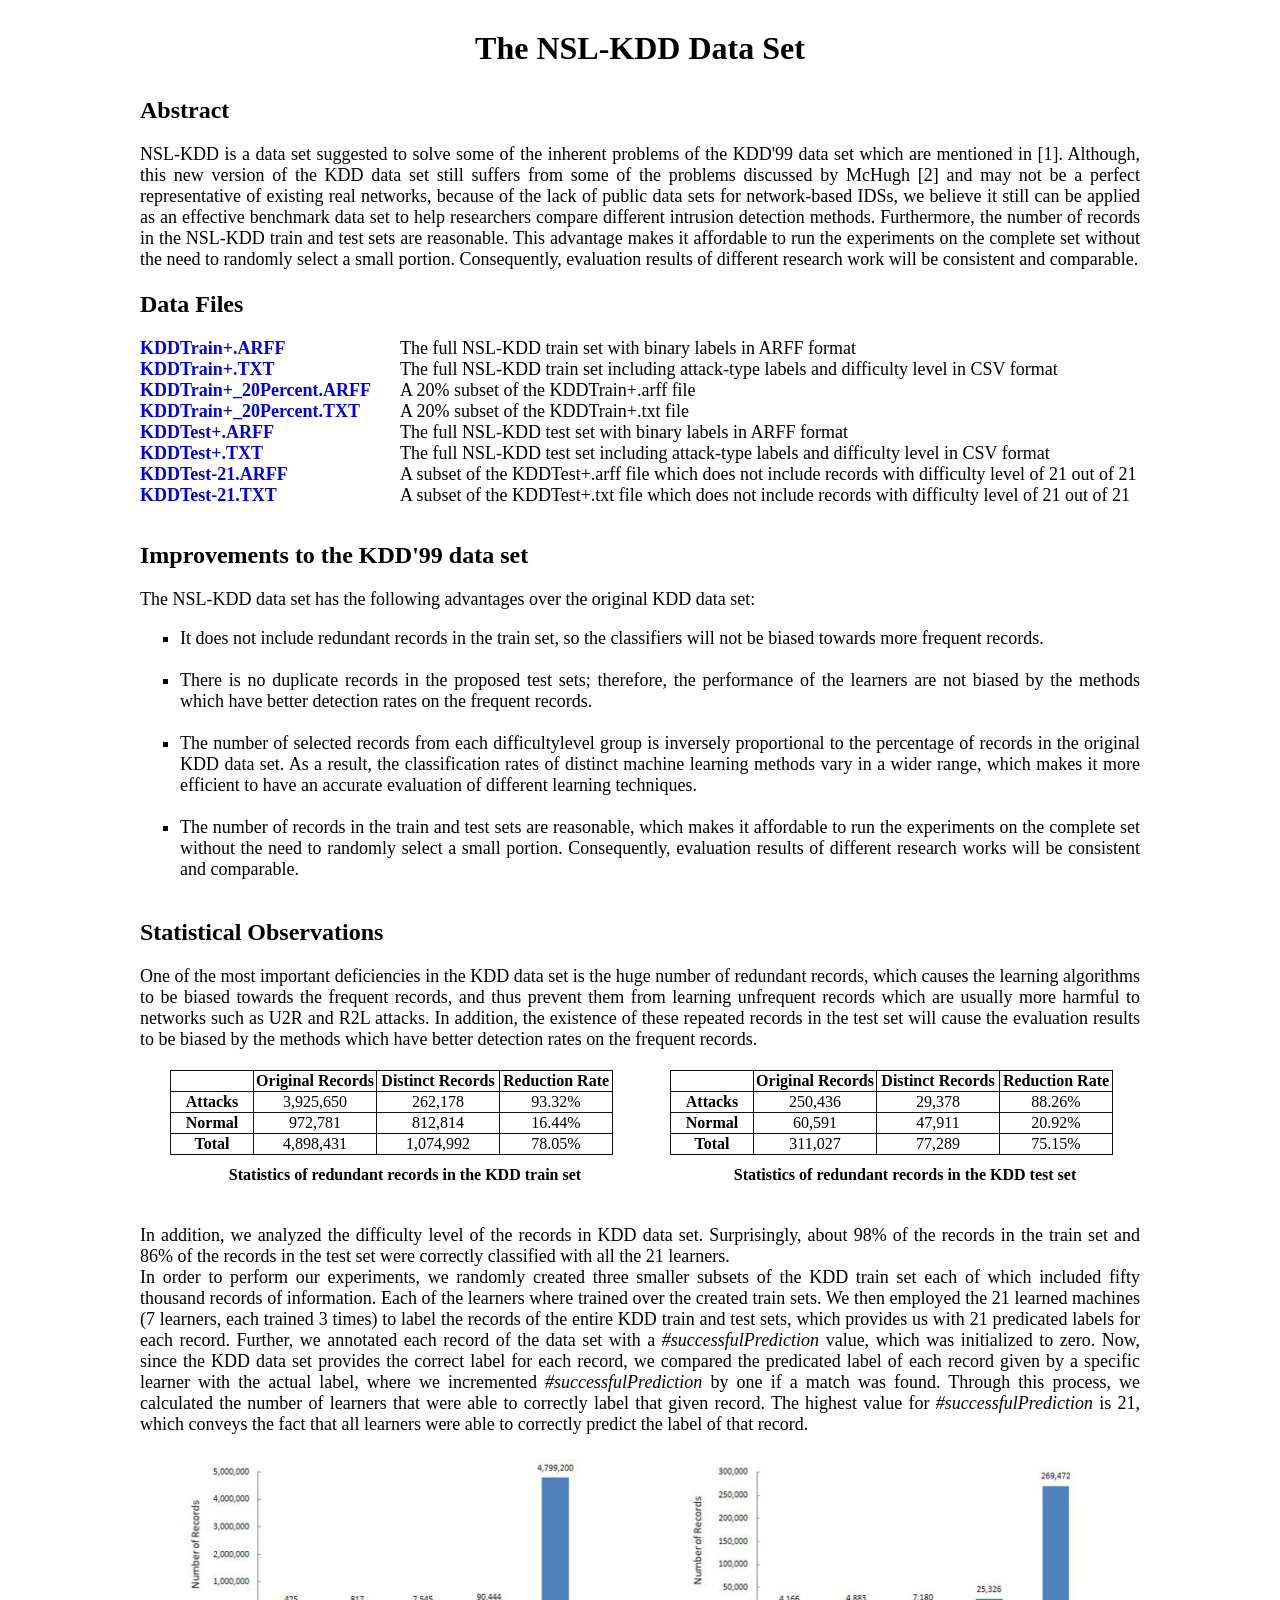
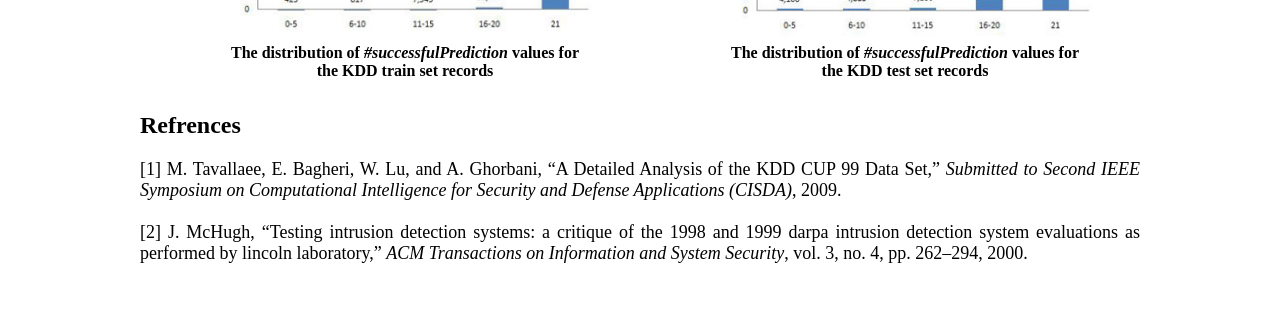
<file: nsl-kdd/index.html>
<!DOCTYPE html PUBLIC "-//W3C//DTD XHTML 1.0 Transitional//EN" "http://www.w3.org/TR/xhtml1/DTD/xhtml1-transitional.dtd">
<html xmlns="http://www.w3.org/1999/xhtml">
<head>
    <meta http-equiv="Content-Language" content="en-us" />
    <meta name="GENERATOR" content="Microsoft FrontPage 6.0" />
    <meta name="ProgId" content="FrontPage.Editor.Document" />
    <meta http-equiv="Content-Type" content="text/html; charset=windows-1252" />
    <meta name="keywords" content="NSL-KDD" />
    <title>The NSL-KDD Data Set</title>
</head>
<body style="margin-left: 0; margin-right: 0; margin-top: 0; margin-bottom: 0; background-color: White;">
    <div>
        <center>
            <table style="border-collapse: collapse; border-color: #111111; width: 1000px;" id="AutoNumber1"
                border="0" cellpadding="0" cellspacing="0">
                <tbody>
                    <tr style="height: 30px;">
                    </tr>
                    <tr>
                        <td colspan="2" style="width: 100%; height: 100%; vertical-align: middle; text-align: center;">
                            <label style="font-family: Times New Roman; font-weight: bolder; font-size: xx-large;">
                                The NSL-KDD Data Set</label>
                        </td>
                    </tr>
                    <tr style="height: 30px;">
                    </tr>
                    <tr>
                        <td colspan="2" style="width: 100%; height: 100%; vertical-align: middle; text-align: left;">
                            <label style="font-family: Times New Roman; font-weight: bolder; font-size: x-large;">
                                Abstract</label>
                        </td>
                    </tr>
                    <tr style="height: 20px;">
                    </tr>
                    <tr>
                        <td colspan="2" style="width: 100%; text-align: justify;">
                            <label style="font-family: Times New Roman; font-size: large;">
                                NSL-KDD is a data set suggested to solve some of the inherent problems of the KDD'99
                                data set which are mentioned in [1]. Although, this new version of the KDD data
                                set still suffers from some of the problems discussed by McHugh [2] and may not
                                be a perfect representative of existing real networks, because of the lack of public
                                data sets for network-based IDSs, we believe it still can be applied as an effective
                                benchmark data set to help researchers compare different intrusion detection methods.
                                Furthermore, the number of records in the NSL-KDD train and test sets are reasonable.
                                This advantage makes it affordable to run the experiments on the complete set without
                                the need to randomly select a small portion. Consequently, evaluation results of
                                different research work will be consistent and comparable.
                                <br />
                                <br />
                            </label>
                        </td>
                    </tr>
                    <tr>
                        <td colspan="2" style="width: 100%; height: 100%; vertical-align: middle; text-align: left;">
                            <label style="font-family: Times New Roman; font-weight: bolder; font-size: x-large;">
                                Data Files</label>
                        </td>
                        <tr>
                        </tr>
                        <tr style="height: 20px;">
                        </tr>
                        <tr>
                            <td style="width: 26%; text-align: left;">
                                <a href="http://nsl.cs.unb.ca/NSL-KDD/KDDTrain+.arff" target="_blank" style="text-decoration: none;
                                    font-family: Times New Roman; font-weight: bolder; font-size: large;">KDDTrain+.ARFF</a>
                            </td>
                            <td style="text-align: left;">
                                <label style="font-family: Times New Roman; font-size: large;">
                                    The full NSL-KDD train set with binary labels in ARFF format</label>
                            </td>
                        </tr>
                        <tr>
                            <td style="width: 26%; text-align: left;">
                                <a href="http://nsl.cs.unb.ca/NSL-KDD/KDDTrain+.txt" target="_blank" style="text-decoration: none;
                                    font-family: Times New Roman; font-weight: bolder; font-size: large;">KDDTrain+.TXT</a>
                            </td>
                            <td style="text-align: left;">
                                <label style="font-family: Times New Roman; font-size: large;">
                                    The full NSL-KDD train set including attack-type labels and difficulty level in
                                    CSV format</label>
                            </td>
                        </tr>
                        <tr>
                            <td style="width: 26%; text-align: left;">
                                <a href="http://nsl.cs.unb.ca/NSL-KDD/KDDTrain+_20Percent.arff" target="_blank" style="text-decoration: none;
                                    font-family: Times New Roman; font-weight: bolder; font-size: large;">KDDTrain+_20Percent.ARFF</a>
                            </td>
                            <td style="text-align: left;">
                                <label style="font-family: Times New Roman; font-size: large;">
                                    A 20% subset of the KDDTrain+.arff file</label>
                            </td>
                        </tr>
                        <tr>
                            <td style="width: 26%; text-align: left;">
                                <a href="http://nsl.cs.unb.ca/NSL-KDD/KDDTrain+_20Percent.txt" target="_blank" style="text-decoration: none;
                                    font-family: Times New Roman; font-weight: bolder; font-size: large;">KDDTrain+_20Percent.TXT</a>
                            </td>
                            <td style="text-align: left;">
                                <label style="font-family: Times New Roman; font-size: large;">
                                    A 20% subset of the KDDTrain+.txt file</label>
                            </td>
                        </tr>
                        <tr>
                            <td style="width: 26%; text-align: left;">
                                <a href="http://nsl.cs.unb.ca/NSL-KDD/KDDTest+.arff" target="_blank" style="text-decoration: none;
                                    font-family: Times New Roman; font-weight: bolder; font-size: large;">KDDTest+.ARFF</a>
                            </td>
                            <td style="text-align: left;">
                                <label style="font-family: Times New Roman; font-size: large;">
                                    The full NSL-KDD test set with binary labels in ARFF format</label>
                            </td>
                        </tr>
                        <tr>
                            <td style="width: 26%; text-align: left;">
                                <a href="http://nsl.cs.unb.ca/NSL-KDD/KDDTest+.txt" target="_blank" style="text-decoration: none;
                                    font-family: Times New Roman; font-weight: bolder; font-size: large;">KDDTest+.TXT</a>
                            </td>
                            <td style="text-align: left;">
                                <label style="font-family: Times New Roman; font-size: large;">
                                    The full NSL-KDD test set including attack-type labels and difficulty level in CSV
                                    format</label>
                            </td>
                        </tr>
                        <tr>
                            <td style="width: 26%; text-align: left;">
                                <a href="http://nsl.cs.unb.ca/NSL-KDD/KDDTest-21.arff" target="_blank" style="text-decoration: none;
                                    font-family: Times New Roman; font-weight: bolder; font-size: large;">KDDTest-21.ARFF</a>
                            </td>
                            <td style="text-align: left;">
                                <label style="font-family: Times New Roman; font-size: large;">
                                    A subset of the KDDTest+.arff file which does not include records with difficulty
                                    level of 21 out of 21</label>
                            </td>
                        </tr>
                        <tr>
                            <td style="width: 26%; text-align: left;">
                                <a href="http://nsl.cs.unb.ca/NSL-KDD/KDDTest-21.txt" target="_blank" style="text-decoration: none;
                                    font-family: Times New Roman; font-weight: bolder; font-size: large;">KDDTest-21.TXT</a>
                            </td>
                            <td style="text-align: left;">
                                <label style="font-family: Times New Roman; font-size: large;">
                                    A subset of the KDDTest+.txt file which does not include records with difficulty
                                    level of 21 out of 21</label>
                            </td>
                        </tr>
                        <td colspan="2">
                            <label>
                                <br />
                                <br />
                            </label>
                        </td>
                        <tr>
                            <td colspan="2" style="width: 100%; height: 100%; vertical-align: middle; text-align: left;">
                                <label style="font-family: Times New Roman; font-weight: bolder; font-size: x-large;">
                                    Improvements to the KDD'99 data set</label>
                            </td>
                        </tr>
                        <tr style="height: 20px;">
                        </tr>
                        <tr>
                            <td colspan="2" style="width: 100%; text-align: justify;">
                                <label style="font-family: Times New Roman; font-size: large;">
                                    The NSL-KDD data set has the following advantages over the original KDD data set:
                                </label>
                                <ul style="font-family: Times New Roman; font-size: large;">
                                    <li style="list-style-type: square">It does not include redundant records in the train
                                        set, so the classifiers will not be biased towards more frequent records.</li><br />
                                    <li style="list-style-type: square">There is no duplicate records in the proposed test
                                        sets; therefore, the performance of the learners are not biased by the methods which
                                        have better detection rates on the frequent records.</li><br />
                                    <li style="list-style-type: square">The number of selected records from each difficultylevel
                                        group is inversely proportional to the percentage of records in the original KDD
                                        data set. As a result, the classification rates of distinct machine learning methods
                                        vary in a wider range, which makes it more efficient to have an accurate evaluation
                                        of different learning techniques.</li><br />
                                    <li style="list-style-type: square">The number of records in the train and test sets
                                        are reasonable, which makes it affordable to run the experiments on the complete
                                        set without the need to randomly select a small portion. Consequently, evaluation
                                        results of different research works will be consistent and comparable.</li><br />
                                </ul>
                            </td>
                        </tr>
                        <tr>
                            <td colspan="2" style="width: 100%; height: 100%; vertical-align: middle; text-align: left;">
                                <label style="font-family: Times New Roman; font-weight: bolder; font-size: x-large;">
                                    Statistical Observations</label>
                            </td>
                        </tr>
                        <tr style="height: 20px;">
                        </tr>
                        <tr>
                            <td colspan="2" style="width: 100%; text-align: justify;">
                                <label style="font-family: Times New Roman; font-size: large;">
                                    One of the most important deficiencies in the KDD data set is the huge number of
                                    redundant records, which causes the learning algorithms to be biased towards the
                                    frequent records, and thus prevent them from learning unfrequent records which are
                                    usually more harmful to networks such as U2R and R2L attacks. In addition, the existence
                                    of these repeated records in the test set will cause the evaluation results to be
                                    biased by the methods which have better detection rates on the frequent records.
                                </label>
                            </td>
                        </tr>
                    </tr>
                </tbody>
            </table>
            <table style="border-collapse: collapse; border-color: #111111; width: 1000px;" id="Table2"
                border="0" cellpadding="0" cellspacing="0">
                <tbody>
                    <tr style="height: 20px;">
                    </tr>
                    <tr>
                        <td style="width: 30px;">
                        </td>
                        <td style="width: 470px;">
                            <table style="border-collapse: collapse; border-color: #111111;" id="Table3" border="1"
                                cellpadding="1" cellspacing="0">
                                <tbody>
                                    <tr>
                                        <td style="width: 80px; text-align: center;">
                                            <label style="font-family: Times New Roman; font-size: medium; font-weight: bolder;">
                                            </label>
                                        </td>
                                        <td style="width: 120px; text-align: center;">
                                            <label style="font-family: Times New Roman; font-size: medium; font-weight: bolder;">
                                                Original Records</label>
                                        </td>
                                        <td style="width: 120px; text-align: center;">
                                            <label style="font-family: Times New Roman; font-size: medium; font-weight: bolder;">
                                                Distinct Records</label>
                                        </td>
                                        <td style="width: 110px; text-align: center;">
                                            <label style="font-family: Times New Roman; font-size: medium; font-weight: bolder;">
                                                Reduction Rate</label>
                                        </td>
                                    </tr>
                                    <tr>
                                        <td style="width: 80px; text-align: center;">
                                            <label style="font-family: Times New Roman; font-size: medium; font-weight: bolder;">
                                                Attacks</label>
                                        </td>
                                        <td style="width: 120px; text-align: center;">
                                            <label style="font-family: Times New Roman; font-size: medium;">
                                                3,925,650</label>
                                        </td>
                                        <td style="width: 120px; text-align: center;">
                                            <label style="font-family: Times New Roman; font-size: medium;">
                                                262,178</label>
                                        </td>
                                        <td style="width: 110px; text-align: center;">
                                            <label style="font-family: Times New Roman; font-size: medium;">
                                                93.32%</label>
                                        </td>
                                    </tr>
                                    <tr>
                                        <td style="width: 80px; text-align: center;">
                                            <label style="font-family: Times New Roman; font-size: medium; font-weight: bolder;">
                                                Normal</label>
                                        </td>
                                        <td style="width: 120px; text-align: center;">
                                            <label style="font-family: Times New Roman; font-size: medium;">
                                                972,781</label>
                                        </td>
                                        <td style="width: 120px; text-align: center;">
                                            <label style="font-family: Times New Roman; font-size: medium;">
                                                812,814</label>
                                        </td>
                                        <td style="width: 110px; text-align: center;">
                                            <label style="font-family: Times New Roman; font-size: medium;">
                                                16.44%</label>
                                        </td>
                                    </tr>
                                    <tr>
                                        <td style="width: 80px; text-align: center;">
                                            <label style="font-family: Times New Roman; font-size: medium; font-weight: bolder;">
                                                Total</label>
                                        </td>
                                        <td style="width: 120px; text-align: center;">
                                            <label style="font-family: Times New Roman; font-size: medium;">
                                                4,898,431</label>
                                        </td>
                                        <td style="width: 120px; text-align: center;">
                                            <label style="font-family: Times New Roman; font-size: medium;">
                                                1,074,992</label>
                                        </td>
                                        <td style="width: 110px; text-align: center;">
                                            <label style="font-family: Times New Roman; font-size: medium;">
                                                78.05%</label>
                                        </td>
                                    </tr>
                                </tbody>
                            </table>
                        </td>
                        <td style="width: 30px;">
                        </td>
                        <td style="width: 470px; text-align: justify;">
                            <table style="border-collapse: collapse; border-color: #111111;" id="Table1" border="1"
                                cellpadding="1" cellspacing="0">
                                <tbody>
                                    <tr>
                                        <td style="width: 80px; text-align: center;">
                                            <label style="font-family: Times New Roman; font-size: medium; font-weight: bolder;">
                                            </label>
                                        </td>
                                        <td style="width: 120px; text-align: center;">
                                            <label style="font-family: Times New Roman; font-size: medium; font-weight: bolder;">
                                                Original Records</label>
                                        </td>
                                        <td style="width: 120px; text-align: center;">
                                            <label style="font-family: Times New Roman; font-size: medium; font-weight: bolder;">
                                                Distinct Records</label>
                                        </td>
                                        <td style="width: 110px; text-align: center;">
                                            <label style="font-family: Times New Roman; font-size: medium; font-weight: bolder;">
                                                Reduction Rate</label>
                                        </td>
                                    </tr>
                                    <tr>
                                        <td style="width: 80px; text-align: center;">
                                            <label style="font-family: Times New Roman; font-size: medium; font-weight: bolder;">
                                                Attacks</label>
                                        </td>
                                        <td style="width: 120px; text-align: center;">
                                            <label style="font-family: Times New Roman; font-size: medium;">
                                                250,436</label>
                                        </td>
                                        <td style="width: 120px; text-align: center;">
                                            <label style="font-family: Times New Roman; font-size: medium;">
                                                29,378</label>
                                        </td>
                                        <td style="width: 110px; text-align: center;">
                                            <label style="font-family: Times New Roman; font-size: medium;">
                                                88.26%</label>
                                        </td>
                                    </tr>
                                    <tr>
                                        <td style="width: 80px; text-align: center;">
                                            <label style="font-family: Times New Roman; font-size: medium; font-weight: bolder;">
                                                Normal</label>
                                        </td>
                                        <td style="width: 120px; text-align: center;">
                                            <label style="font-family: Times New Roman; font-size: medium;">
                                                60,591</label>
                                        </td>
                                        <td style="width: 120px; text-align: center;">
                                            <label style="font-family: Times New Roman; font-size: medium;">
                                                47,911</label>
                                        </td>
                                        <td style="width: 110px; text-align: center;">
                                            <label style="font-family: Times New Roman; font-size: medium;">
                                                20.92%</label>
                                        </td>
                                    </tr>
                                    <tr>
                                        <td style="width: 80px; text-align: center;">
                                            <label style="font-family: Times New Roman; font-size: medium; font-weight: bolder;">
                                                Total</label>
                                        </td>
                                        <td style="width: 120px; text-align: center;">
                                            <label style="font-family: Times New Roman; font-size: medium;">
                                                311,027</label>
                                        </td>
                                        <td style="width: 120px; text-align: center;">
                                            <label style="font-family: Times New Roman; font-size: medium;">
                                                77,289</label>
                                        </td>
                                        <td style="width: 110px; text-align: center;">
                                            <label style="font-family: Times New Roman; font-size: medium;">
                                                75.15%</label>
                                        </td>
                                    </tr>
                                </tbody>
                            </table>
                        </td>
                    </tr>
                    <tr style="height: 40px;">
                        <td style="width: 30px;">
                        </td>
                        <td style="width: 470px; text-align: center;">
                            <label style="font-family: Times New Roman; font-size: medium; font-weight: bolder;">
                                Statistics of redundant records in the KDD train set</label>
                        </td>
                        <td style="width: 30px;">
                        </td>
                        <td style="width: 470px; text-align: center;">
                            <label style="font-family: Times New Roman; font-size: medium; font-weight: bolder;">
                                Statistics of redundant records in the KDD test set</label>
                        </td>
                    </tr>
                </tbody>
            </table>
            <table style="border-collapse: collapse; border-color: #111111; width: 1000px;" id="Table4"
                border="0" cellpadding="0" cellspacing="0">
                <tbody>
                    <tr style="height: 30px;">
                    </tr>
                    <tr>
                        <td colspan="4" style="width: 100%; text-align: justify;">
                            <label style="font-family: Times New Roman; font-size: large;">
                                In addition, we analyzed the difficulty level of the records in KDD data set. Surprisingly,
                                about 98% of the records in the train set and 86% of the records in the test set
                                were correctly classified with all the 21 learners.<br />
                            </label>
                            <label style="font-family: Times New Roman; font-size: large;">
                                In order to perform our experiments, we randomly created three smaller subsets of
                                the KDD train set each of which included fifty thousand records of information.
                                Each of the learners where trained over the created train sets. We then employed
                                the 21 learned machines (7 learners, each trained 3 times) to label the records
                                of the entire KDD train and test sets, which provides us with 21 predicated labels
                                for each record. Further, we annotated each record of the data set with a <i>#successfulPrediction</i>
                                value, which was initialized to zero. Now, since the KDD data set provides the correct
                                label for each record, we compared the predicated label of each record given by
                                a specific learner with the actual label, where we incremented <i>#successfulPrediction</i>
                                by one if a match was found. Through this process, we calculated the number of learners
                                that were able to correctly label that given record. The highest value for <i>#successfulPrediction</i>
                                is 21, which conveys the fact that all learners were able to correctly predict the
                                label of that record.
                            </label>
                        </td>
                    </tr>
                    <tr style="height: 20px;">
                    </tr>
                    <tr>
                        <td style="width: 30px;">
                        </td>
                        <td style="width: 470px;">
                            <img src="KDDTrain1.jpg" border="0" width="430" alt="The distribution of #successfulPrediction values for the
                                KDD train set records" />
                        </td>
                        <td style="width: 30px;">
                        </td>
                        <td style="width: 470px; text-align: justify;">
                            <img src="KDDTest1.jpg" border="0" width="430" alt="The distribution of #successfulPrediction values for the
                                KDD test set records" />
                        </td>
                    </tr>
                    <tr style="height: 40px;">
                        <td style="width: 30px;">
                        </td>
                        <td style="width: 470px; text-align: center;">
                            <label style="font-family: Times New Roman; font-size: medium; font-weight: bolder;">
                                The distribution of <i>#successfulPrediction</i> values for<br />the KDD train set records</label>
                        </td>
                        <td style="width: 30px;">
                        </td>
                        <td style="width: 470px; text-align: center;">
                            <label style="font-family: Times New Roman; font-size: medium; font-weight: bolder;">
                                The distribution of <i>#successfulPrediction</i> values for<br />the KDD test set records</label>
                        </td>
                    </tr>
                </tbody>
            </table>
            <table style="border-collapse: collapse; border-color: #111111; width: 1000px;" id="Table5"
                border="0" cellpadding="0" cellspacing="0">
                <tbody>
                    <tr style="height: 30px;">
                    </tr>
                    <tr>
                        <td colspan="2" style="width: 100%; height: 100%; vertical-align: middle; text-align: left;">
                            <label style="font-family: Times New Roman; font-weight: bolder; font-size: x-large;">
                                Refrences</label>
                        </td>
                    </tr>
                    <tr style="height: 20px;">
                    </tr>
                    <tr>
                        <td style="width: 100%; text-align: justify;">
                            <label style="font-family: Times New Roman; font-size: large;">
                                [1] M. Tavallaee, E. Bagheri, W. Lu, and A. Ghorbani, �A Detailed Analysis of the
                                KDD CUP 99 Data Set,� <i>Submitted to Second IEEE Symposium on Computational Intelligence
                                    for Security and Defense Applications (CISDA)</i>, 2009.
                                <br />
                                <br />
                                [2] J. McHugh, �Testing intrusion detection systems: a critique of the 1998 and
                                1999 darpa intrusion detection system evaluations as performed by lincoln laboratory,�
                                <i>ACM Transactions on Information and System Security</i>, vol. 3, no. 4, pp. 262�294,
                                2000.
                            </label>
                        </td>
                    </tr>
                    <tr style="height: 70px;">
                    </tr>
                </tbody>
            </table>
        </center>
    </div>
</body>
</html>
</file>
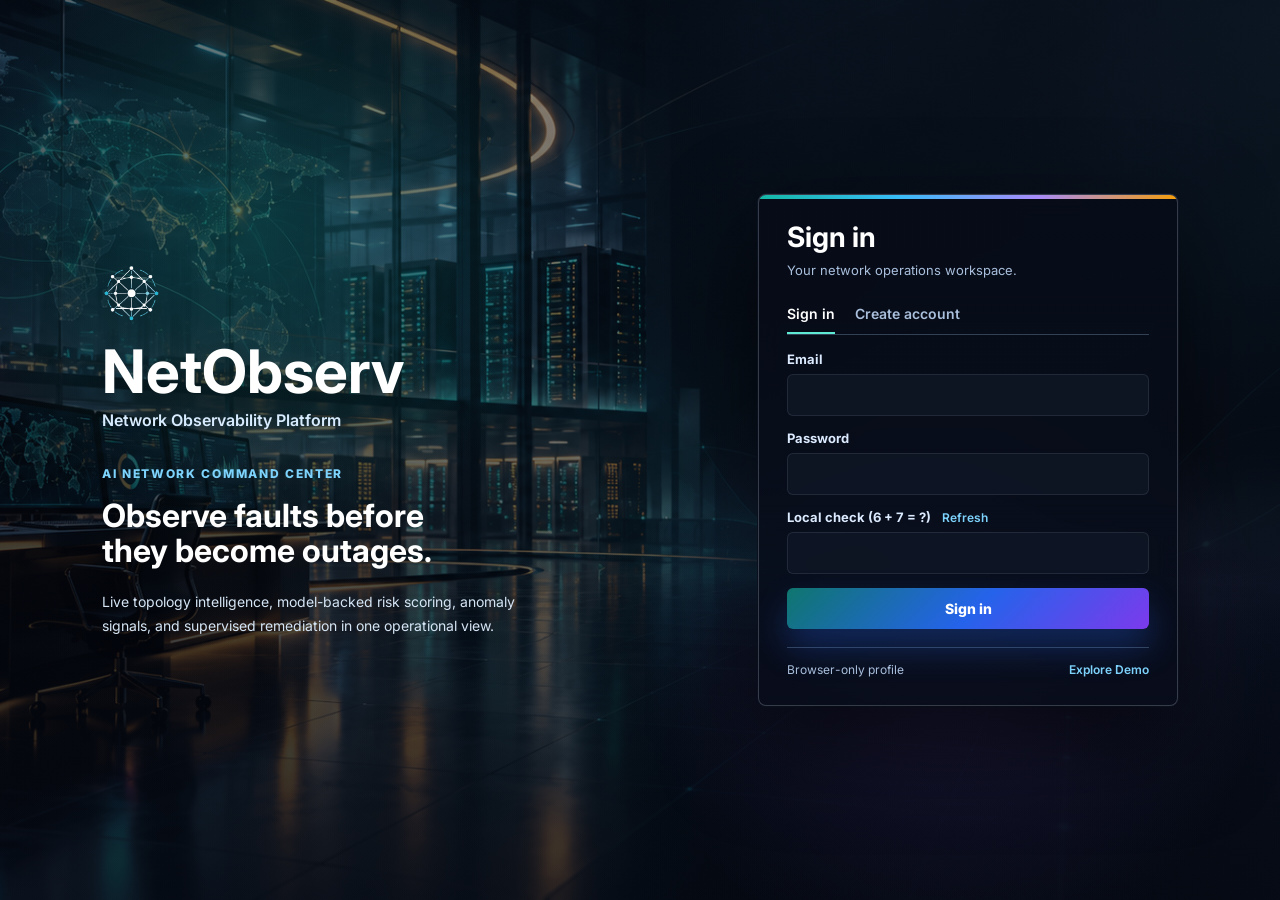
<file: static/index.html>
<!DOCTYPE html>
<html lang="en">
<head>
    <meta charset="UTF-8">
    <meta name="viewport" content="width=device-width, initial-scale=1.0">
    <title>Sign In | NetObserv</title>

    <link rel="stylesheet" href="./auth.css?v=20261027f">

    <link href="https://fonts.googleapis.com/css2?family=Inter:wght@300;400;500;600;700&display=swap" rel="stylesheet">
</head>

<body>

<div class="auth-container">

    <div class="auth-left">

        <div class="brand">

            <img
                src="./NetObserv%20Logo%20cut.png"
                alt="NetObserv Logo"
                class="brand-logo"
            >

            <h1>NetObserv</h1>

            <p>Network Observability Platform</p>

        </div>

        <div class="hero-text">
            <span class="eyebrow">AI NETWORK COMMAND CENTER</span>
            <h2>Observe faults before they become outages.</h2>

            <p>
                Live topology intelligence, model-backed risk scoring, anomaly
                signals, and supervised remediation in one operational view.
            </p>
        </div>

    </div>

    <div class="auth-right">

        <div class="auth-card">

            <h2 id="authTitle">Sign in</h2>
            <p id="authSubtitle" class="sub">Your network operations workspace.</p>
            <div class="auth-tabs" role="group" aria-label="Account access">
                <button id="signInTab" type="button" aria-pressed="true">Sign in</button>
                <button id="registerTab" type="button" aria-pressed="false">Create account</button>
            </div>
            <p id="authMessage" class="auth-message" role="status" aria-live="polite">Loading browser profile...</p>
            <div id="sessionPanel" hidden>
                <p id="sessionEmail" class="session-email"></p>
                <a href="./dashboard.html" class="btn-primary">Continue to Dashboard</a>
                <button id="signOutButton" class="text-button" type="button">Sign out</button>
            </div>
            <form id="accountForm">
                <div id="nameField" class="input-group" hidden>
                    <label for="fullName">Full name</label>
                    <input id="fullName" name="name" type="text" autocomplete="name" maxlength="100">
                </div>
                <div class="input-group">
                    <label for="email">Email</label>
                    <input id="email" name="email" type="email" autocomplete="username" required maxlength="254">
                </div>
                <div class="input-group">
                    <label for="password">Password</label>
                    <input id="password" name="password" type="password" autocomplete="current-password" required minlength="12" maxlength="128">
                </div>
                <div class="input-group">
                    <label for="checkAnswer">Local check <span id="checkQuestion"></span>
                        <button id="refreshCheck" type="button" class="text-button" aria-label="Get a new check">Refresh</button>
                    </label>
                    <input id="checkAnswer" name="check" type="text" inputmode="numeric" autocomplete="off" required aria-describedby="localAccountNote">
                </div>
                <button id="authSubmit" type="submit" class="btn-primary" disabled>Sign in</button>
            </form>
            <div class="demo-access"><span id="localAccountNote" title="Saved on this browser only. Does not secure the public backend.">Browser-only profile</span><a href="./dashboard.html">Explore Demo</a></div>
            <noscript><p class="session-note">Sign-in requires JavaScript. Explore Demo is still available.</p></noscript>



        </div>

    </div>

</div>


<script src="./local-profiles.js?v=20261027e"></script>
<script src="./auth.js?v=20261027f"></script>
</body>
</html>
</file>
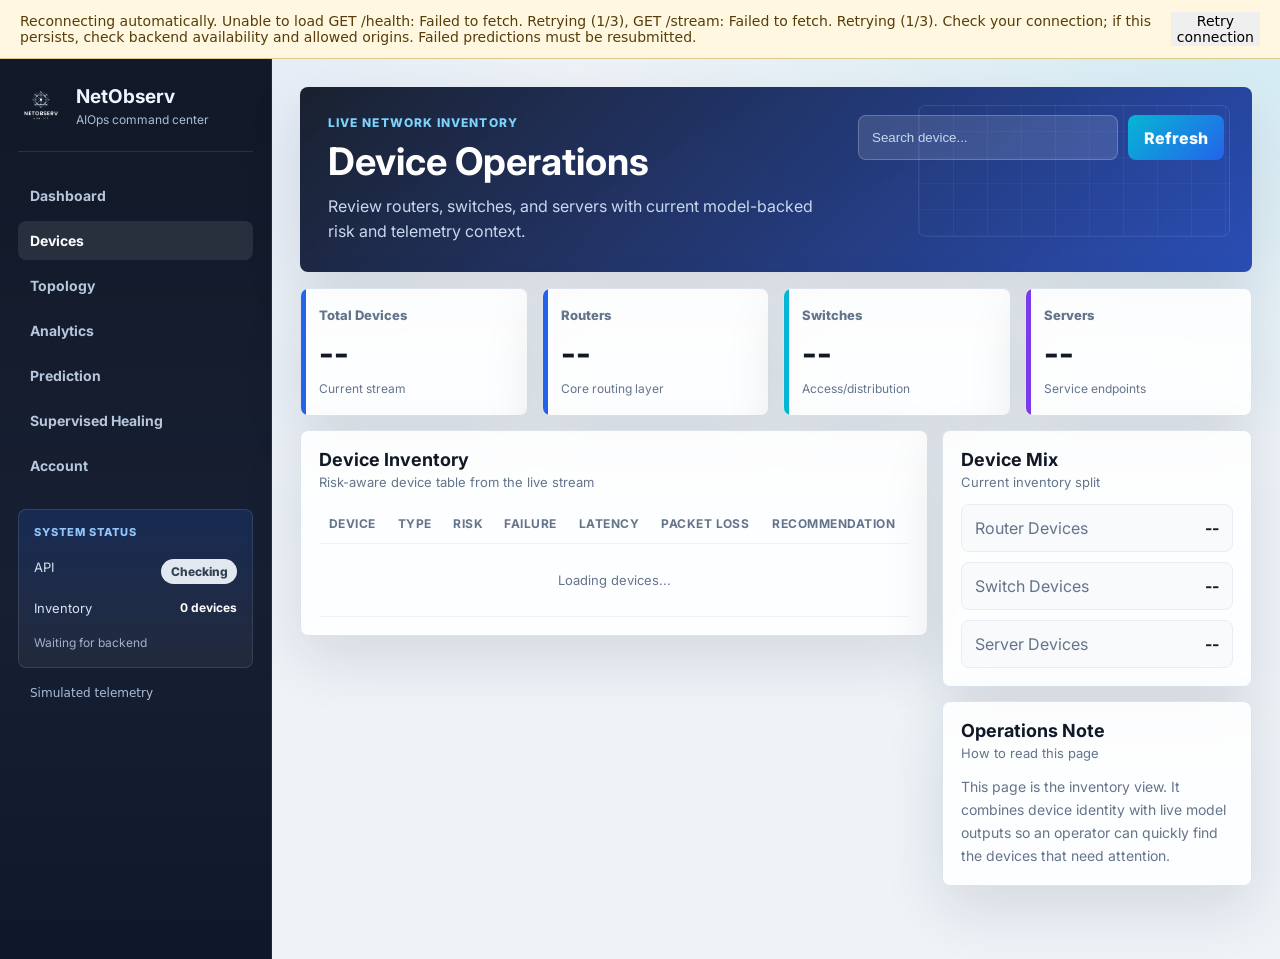
<file: static/devices.html>
<!DOCTYPE html>
<html lang="en">
<head>
  <meta charset="UTF-8" />
  <meta name="viewport" content="width=device-width, initial-scale=1.0" />
  <title>Devices | NetObserv</title>
  <link rel="preconnect" href="https://fonts.googleapis.com">
  <link rel="preconnect" href="https://fonts.gstatic.com" crossorigin>
  <link href="https://fonts.googleapis.com/css2?family=Inter:wght@400;500;600;700;800&display=swap" rel="stylesheet">
  <link rel="stylesheet" href="./devices.css" />
  <link rel="icon" type="image/png" href="./NetObserv Monitor Logo.png">
<script src="./config.js?v=20261027c"></script>
<script src="./api-client.js?v=20261027c"></script>
</head>
<body>
  <div class="app-shell">
    <aside class="sidebar">
      <div class="brand-block">
        <img src="./NetObserv Monitor Logo.png" alt="NetObserv" class="brand-logo">
        <div><h1>NetObserv</h1><p>AIOps command center</p></div>
      </div>

      <nav class="nav" aria-label="Primary navigation">
        <a class="nav-link" href="./dashboard.html">Dashboard</a>
        <a class="nav-link active" href="./devices.html">Devices</a>
        <a class="nav-link" href="./topology.html">Topology</a>
        <a class="nav-link" href="./analytics.html">Analytics</a>
        <a class="nav-link" href="./predict.html">Prediction</a>
        <a class="nav-link" href="./self-healing.html">Supervised Healing</a>
        <a class="nav-link" href="./index.html">Account</a>
      </nav>

      <div class="side-section system-card">
        <p class="section-label">System Status</p>
        <div class="side-row"><span>API</span><strong id="healthStatus" class="status-pill neutral">Checking</strong></div>
        <div class="side-row"><span>Inventory</span><strong id="deviceCountSide" class="mini-value">0 devices</strong></div>
        <p id="healthTime" class="side-note">Waiting for backend</p>
      </div>
    </aside>

    <main class="main-content">
      <section class="hero-panel compact-hero">
        <div class="hero-copy">
          <p class="eyebrow">Live network inventory</p>
          <h2>Device Operations</h2>
          <p>Review routers, switches, and servers with current model-backed risk and telemetry context.</p>
        </div>
        <div class="hero-actions">
          <input id="searchInput" class="search-input" type="text" placeholder="Search device..." />
          <button id="refreshBtn" class="btn-primary">Refresh</button>
        </div>
      </section>

      <section class="summary-grid">
        <article class="metric-card total"><p>Total Devices</p><strong id="totalDevices">--</strong><span>Current stream</span></article>
        <article class="metric-card router"><p>Routers</p><strong id="routerCount">--</strong><span>Core routing layer</span></article>
        <article class="metric-card switch"><p>Switches</p><strong id="switchCount">--</strong><span>Access/distribution</span></article>
        <article class="metric-card server"><p>Servers</p><strong id="serverCount">--</strong><span>Service endpoints</span></article>
      </section>

      <section class="devices-layout">
        <article class="panel panel-large">
          <div class="panel-header"><div><h3>Device Inventory</h3><p>Risk-aware device table from the live stream</p></div></div>
          <div class="table-wrap">
            <table>
              <thead>
                <tr><th>Device</th><th>Type</th><th>Risk</th><th>Failure</th><th>Latency</th><th>Packet Loss</th><th>Recommendation</th></tr>
              </thead>
              <tbody id="deviceTableBody"><tr><td colspan="7" class="empty-cell">Loading devices...</td></tr></tbody>
            </table>
          </div>
        </article>

        <article class="panel">
          <div class="panel-header"><div><h3>Device Mix</h3><p>Current inventory split</p></div></div>
          <div class="summary-list">
            <div><span>Router Devices</span><strong id="routerCountSide">--</strong></div>
            <div><span>Switch Devices</span><strong id="switchCountSide">--</strong></div>
            <div><span>Server Devices</span><strong id="serverCountSide">--</strong></div>
          </div>
        </article>

        <article class="panel">
          <div class="panel-header"><div><h3>Operations Note</h3><p>How to read this page</p></div></div>
          <p class="note-copy">This page is the inventory view. It combines device identity with live model outputs so an operator can quickly find the devices that need attention.</p>
        </article>
      </section>
    </main>
  </div>

  <script src="./devices.js?v=20261027c"></script>
</body>
</html>
</file>
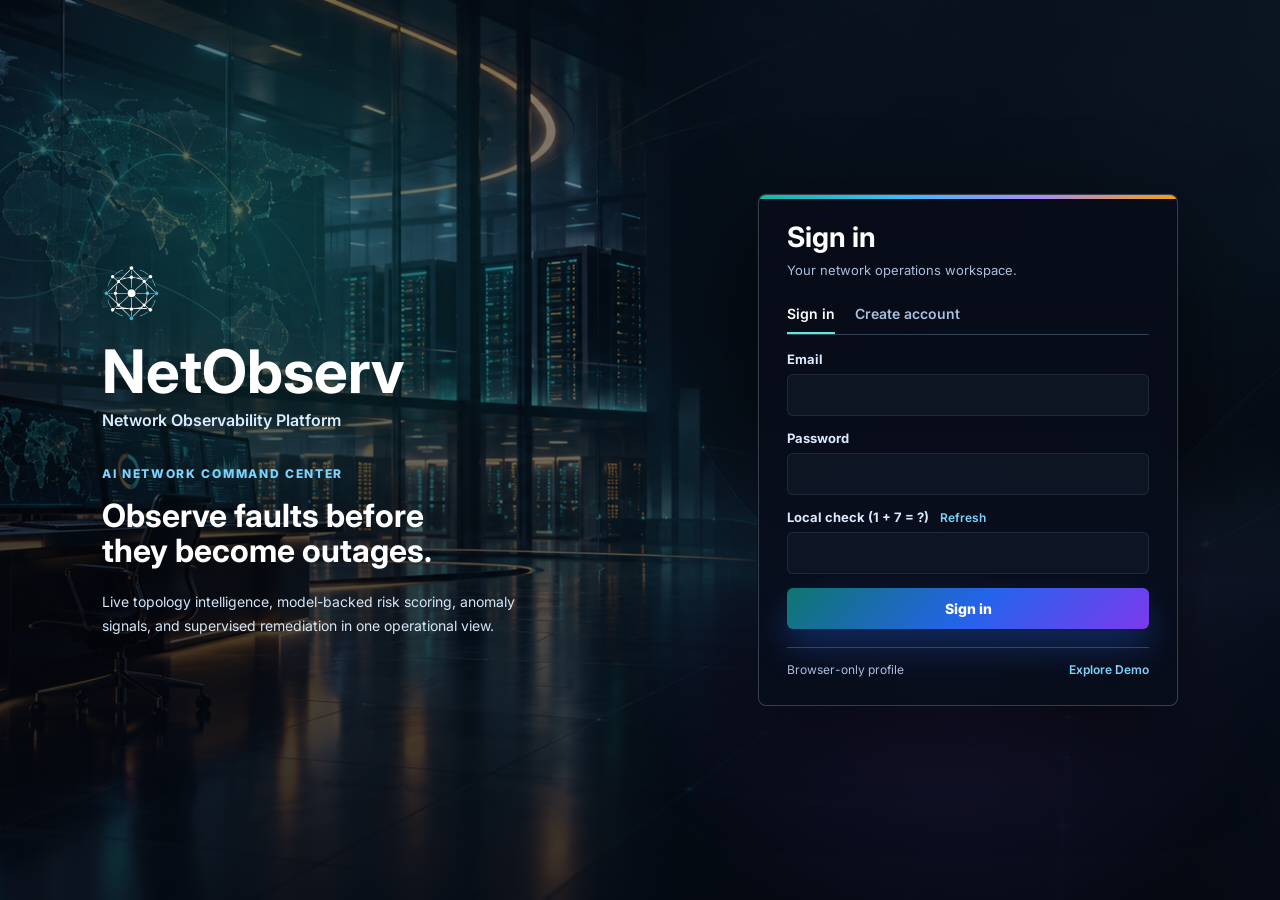
<file: static/login.html>
<!DOCTYPE html>
<html lang="en">
<head>
  <meta charset="UTF-8">
  <meta name="viewport" content="width=device-width, initial-scale=1.0">
  <meta http-equiv="refresh" content="0; url=./index.html">
  <title>Demo Console | NetObserv</title>
</head>
<body><a href="./index.html">Open Demo Console</a></body>
</html>
</file>
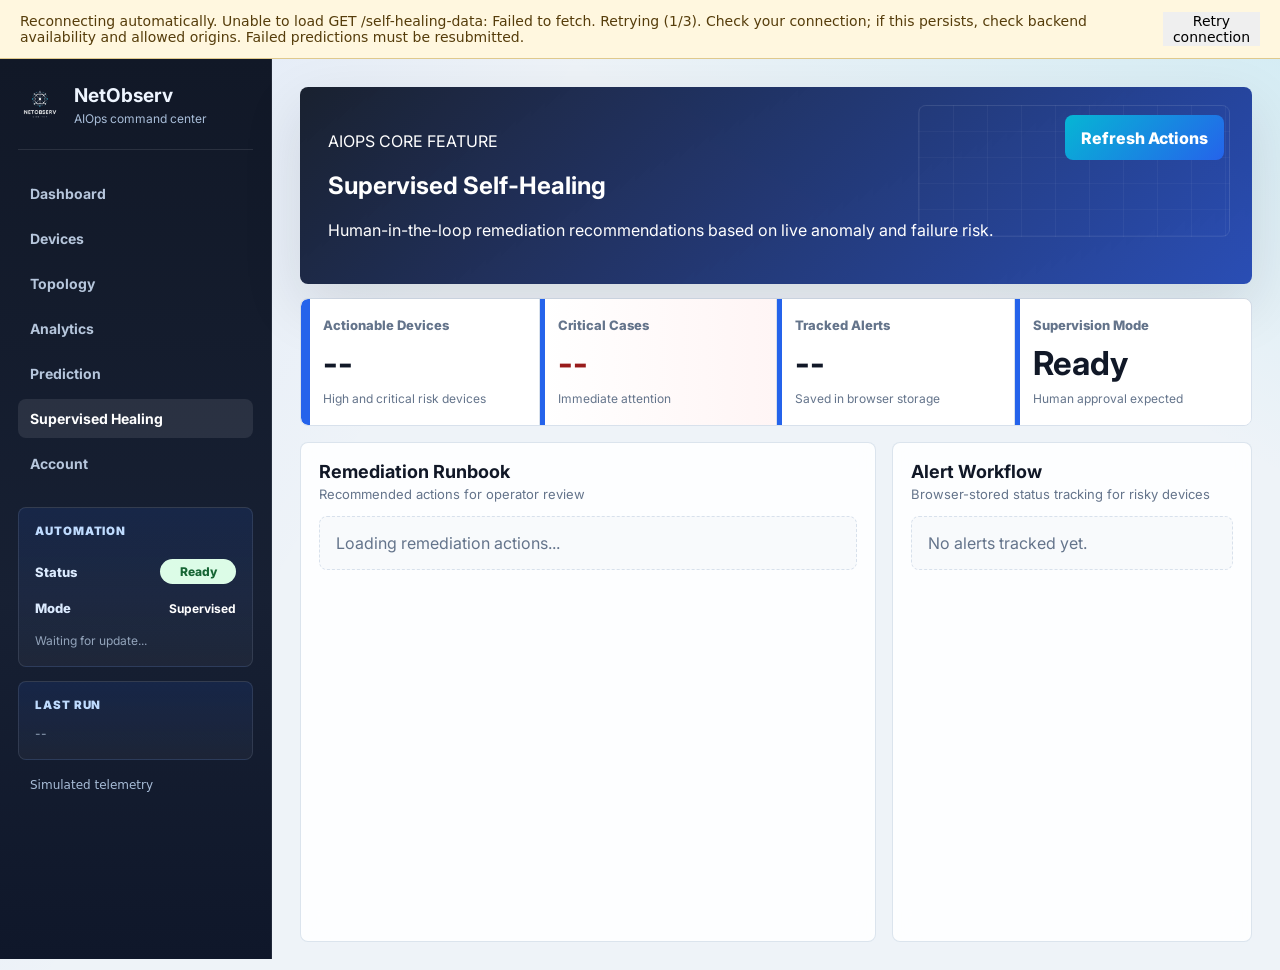
<file: static/self-healing.html>
<!DOCTYPE html>
<html lang="en">
<head>
  <meta charset="UTF-8" />
  <meta name="viewport" content="width=device-width, initial-scale=1.0" />
  <title>Supervised Self-Healing</title>

  <link rel="preconnect" href="https://fonts.googleapis.com">
  <link rel="preconnect" href="https://fonts.gstatic.com" crossorigin>
  <link href="https://fonts.googleapis.com/css2?family=Inter:wght@400;500;600;700;800&display=swap" rel="stylesheet">

  <link rel="stylesheet" href="./self-healing.css" />
  <link rel="icon" type="image/png" href="./NetObserv Monitor Logo.png">
<script src="./config.js?v=20261027c"></script>
<script src="./api-client.js?v=20261027c"></script>
</head>

<body>
  <div class="app-shell">

    <aside class="sidebar">

      <div class="brand-block">
        <img src="./NetObserv Monitor Logo.png" alt="NetObserv Logo" class="logo">
        <div>
          <h1>NetObserv</h1>
          <p>AIOps command center</p>
        </div>
      </div>

      <nav class="nav">
        <a class="nav-link" href="./dashboard.html">Dashboard</a>
        <a class="nav-link" href="./devices.html">Devices</a>
        <a class="nav-link" href="./topology.html">Topology</a>
        <a class="nav-link" href="./analytics.html">Analytics</a>
        <a class="nav-link" href="./predict.html">Prediction</a>
        <a class="nav-link active" href="./self-healing.html">Supervised Healing</a>
        <a class="nav-link" href="./index.html">Account</a>
      </nav>

      <div class="side-panel">
        <p class="panel-kicker">AUTOMATION</p>
        <div class="side-row"><span>Status</span><strong id="automationBadge" class="status-pill low">Ready</strong></div>
        <div class="side-row"><span>Mode</span><strong class="mini-value">Supervised</strong></div>
        <p id="automationTime" class="side-note">Waiting for update...</p>
      </div>

      <div class="side-panel">
        <p class="panel-kicker">LAST RUN</p>
        <p id="lastRun" class="side-note">--</p>
      </div>

    </aside>

    <main class="main-content">

      <header class="hero-panel healing-hero">
        <div>
          <p class="hero-kicker">AIOPS CORE FEATURE</p>
          <h2>Supervised Self-Healing</h2>
          <p>Human-in-the-loop remediation recommendations based on live anomaly and failure risk.</p>
        </div>
        <button id="refreshBtn" class="btn-primary">Refresh Actions</button>
      </header>

      <section class="stats-grid">
        <div class="metric-card total">
          <p>Actionable Devices</p>
          <strong id="actionableCount">--</strong>
          <span>High and critical risk devices</span>
        </div>

        <div class="metric-card critical">
          <p>Critical Cases</p>
          <strong id="criticalCount">--</strong>
          <span>Immediate attention</span>
        </div>

        <div class="metric-card router">
          <p>Tracked Alerts</p>
          <strong id="executedCount">--</strong>
          <span>Saved in browser storage</span>
        </div>

        <div class="metric-card switch">
          <p>Supervision Mode</p>
          <strong id="automationModeText">Ready</strong>
          <span>Human approval expected</span>
        </div>
      </section>

      <section class="content-grid">

        <div class="panel panel-large">
          <div class="panel-header">
            <div>
              <h3>Remediation Runbook</h3>
              <p>Recommended actions for operator review</p>
            </div>
          </div>

          <div id="actionList" class="alert-list">
            <div class="empty-alert">Loading remediation actions...</div>
          </div>
        </div>

        <div class="panel">
          <div class="panel-header">
            <div>
              <h3>Alert Workflow</h3>
              <p>Browser-stored status tracking for risky devices</p>
            </div>
          </div>

          <div id="executionLog" class="alert-list">
            <div class="empty-alert">No alerts tracked yet.</div>
          </div>
        </div>

      </section>

    </main>
  </div>

  <script>
    const actionableCountEl = document.getElementById("actionableCount");
    const criticalCountEl = document.getElementById("criticalCount");
    const executedCountEl = document.getElementById("executedCount");
    const automationModeTextEl = document.getElementById("automationModeText");
    const automationBadgeEl = document.getElementById("automationBadge");
    const automationTimeEl = document.getElementById("automationTime");
    const lastRunEl = document.getElementById("lastRun");
    const actionListEl = document.getElementById("actionList");
    const executionLogEl = document.getElementById("executionLog");
    const refreshBtn = document.getElementById("refreshBtn");
    const ALERT_STORAGE_KEY = "netobserve_alerts_v1";

    function formatPercent(value) {
      return `${(Number(value) * 100).toFixed(1)}%`;
    }

    function formatDateTime(isoString) {
      return new Date(isoString).toLocaleString();
    }

    function barWidth(value) {
      return Math.max(0, Math.min(100, Number(value || 0) * 100)).toFixed(1);
    }

    function getRiskClass(level) {
      const risk = String(level).toLowerCase();
      if (risk === "low") return "low";
      if (risk === "medium") return "medium";
      if (risk === "high") return "high";
      if (risk === "critical") return "critical";
      return "neutral";
    }

    function getStoredAlerts() {
      try {
        return JSON.parse(localStorage.getItem(ALERT_STORAGE_KEY) || "[]");
      } catch {
        return [];
      }
    }

    function saveStoredAlerts(alerts) {
      localStorage.setItem(ALERT_STORAGE_KEY, JSON.stringify(alerts));
    }

    function buildAlertId(device) {
      return `${device.device_id}-${device.risk_level}`;
    }

    function syncAlerts(devices) {
      const now = new Date().toISOString();
      const alerts = getStoredAlerts();

      devices.forEach(device => {
        const alertId = buildAlertId(device);
        const existing = alerts.find(alert => alert.id === alertId && alert.status !== "Resolved");

        if (existing) {
          existing.risk_level = device.risk_level;
          existing.risk_score = device.risk_score;
          existing.failure_probability = device.failure_probability;
          existing.recommendation = device.recommendation;
          existing.actions = device.actions || [];
          existing.updated_at = now;
          return;
        }

        alerts.unshift({
          id: alertId,
          device_id: device.device_id,
          risk_level: device.risk_level,
          risk_score: device.risk_score,
          failure_probability: device.failure_probability,
          recommendation: device.recommendation,
          actions: device.actions || [],
          status: "Open",
          created_at: now,
          updated_at: now
        });
      });

      saveStoredAlerts(alerts.slice(0, 30));
      return getStoredAlerts();
    }

    function setAlertStatus(alertId, status) {
      const alerts = getStoredAlerts().map(alert => (
        alert.id === alertId
          ? { ...alert, status, updated_at: new Date().toISOString() }
          : alert
      ));
      saveStoredAlerts(alerts);
      renderAlerts(alerts);
    }

    function clearResolvedAlerts() {
      const alerts = getStoredAlerts().filter(alert => alert.status !== "Resolved");
      saveStoredAlerts(alerts);
      renderAlerts(alerts);
    }

    function renderAlerts(alerts = getStoredAlerts()) {
      executedCountEl.textContent = alerts.length;

      if (!alerts.length) {
        executionLogEl.innerHTML = `<div class="empty-alert">No browser-stored alerts yet.</div>`;
        return;
      }

      executionLogEl.innerHTML = `
        <div class="alert-toolbar">
          <span>${alerts.length} saved alert(s)</span>
          <button type="button" id="clearResolvedBtn">Clear resolved</button>
        </div>
        <div class="alert-timeline">
          ${alerts.map(alert => `
            <div class="alert-timeline-item ${getRiskClass(alert.risk_level)}">
              <div class="timeline-dot"></div>
              <div class="timeline-copy">
                <div class="alert-workflow-head">
                  <div>
                    <strong>${alert.device_id}</strong>
                    <span>${formatDateTime(alert.updated_at)}</span>
                  </div>
                  <span class="alert-status ${alert.status.toLowerCase()}">${alert.status}</span>
                </div>
                <p>${alert.recommendation}</p>
                <div class="clean-metrics compact">
                  <span>Risk <strong>${formatPercent(alert.risk_score)}</strong></span>
                  <span>Failure <strong>${formatPercent(alert.failure_probability)}</strong></span>
                </div>
                <div class="workflow-actions">
                  <button type="button" data-alert="${alert.id}" data-status="Open">Open</button>
                  <button type="button" data-alert="${alert.id}" data-status="Investigating">Investigating</button>
                  <button type="button" data-alert="${alert.id}" data-status="Resolved">Resolved</button>
                </div>
              </div>
            </div>
          `).join("")}
        </div>
      `;

      executionLogEl.querySelectorAll("[data-alert]").forEach(button => {
        button.addEventListener("click", () => {
          setAlertStatus(button.dataset.alert, button.dataset.status);
        });
      });

      const clearButton = document.getElementById("clearResolvedBtn");
      if (clearButton) clearButton.addEventListener("click", clearResolvedAlerts);
    }

    function renderActions(devices) {
      if (!devices || !devices.length) {
        actionListEl.innerHTML = `<div class="empty-alert">No remediation actions needed right now.</div>`;
        renderAlerts();
        return;
      }

      actionListEl.innerHTML = `
        <div class="incident-board">
          ${devices.map((device, index) => `
            <div class="incident-row ${getRiskClass(device.risk_level)}">
              <div class="incident-priority">
                <span>${String(index + 1).padStart(2, "0")}</span>
              </div>
              <div class="incident-main">
                <div class="incident-title">
                  <div>
                    <span class="step-label">Priority ${index + 1}</span>
                    <h4>${device.device_id}</h4>
                  </div>
                  <span class="risk-badge ${getRiskClass(device.risk_level)}">${device.risk_level}</span>
                </div>
                <p class="runbook-copy">${device.recommendation}</p>
                <div class="clean-metrics">
                  <span>Risk <strong>${formatPercent(device.risk_score)}</strong></span>
                  <span>Failure <strong>${formatPercent(device.failure_probability)}</strong></span>
                  <span>Anomaly <strong>${formatPercent(device.anomaly_score)}</strong></span>
                </div>
                <div class="command-actions">
                  ${device.actions.map(action => `<span>${action}</span>`).join("")}
                </div>
              </div>
            </div>
          `).join("")}
        </div>
      `;

      renderAlerts(syncAlerts(devices));
    }

    async function loadSelfHealingData() {
      try {
        const res = await NetObserveAPI.fetch("/self-healing-data");
        if (!res.ok) throw new Error("Failed");

        const data = await res.json();

        actionableCountEl.textContent = data.count ?? 0;
        criticalCountEl.textContent = data.critical_count ?? 0;
        automationModeTextEl.textContent = data.automation_mode ?? "Ready";

        automationBadgeEl.textContent = data.automation_mode ?? "Ready";
        automationBadgeEl.className = "status-pill low";

        automationTimeEl.textContent = `Updated: ${formatDateTime(data.timestamp)}`;
        lastRunEl.textContent = formatDateTime(data.timestamp);

        renderActions(data.devices || []);
      } catch {
        actionListEl.innerHTML = `<div class="empty-alert">Failed to load data.</div>`;
        executionLogEl.innerHTML = `<div class="empty-alert">Error loading logs.</div>`;
      }
    }

    refreshBtn.addEventListener("click", loadSelfHealingData);

    loadSelfHealingData();
    setInterval(loadSelfHealingData, 5000);
  </script>

</body>
</html>
</file>
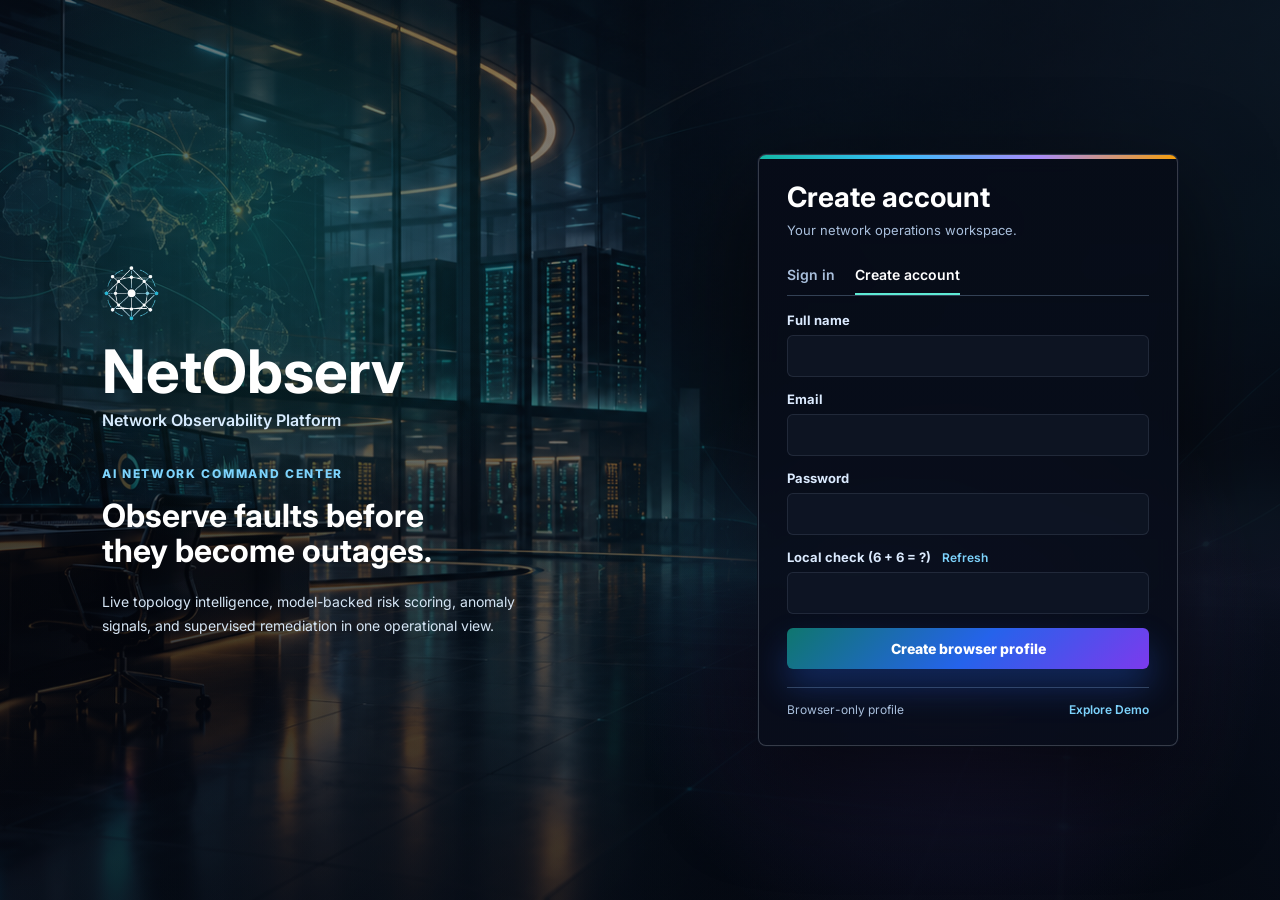
<file: static/signup.html>
<!DOCTYPE html>
<html lang="en">
<head>
  <meta charset="UTF-8">
  <meta name="viewport" content="width=device-width, initial-scale=1.0">
  <meta http-equiv="refresh" content="0; url=./index.html?mode=register">
  <title>Create Browser Profile | NetObserv</title>
</head>
<body><a href="./index.html?mode=register">Create browser profile</a></body>
</html>
</file>
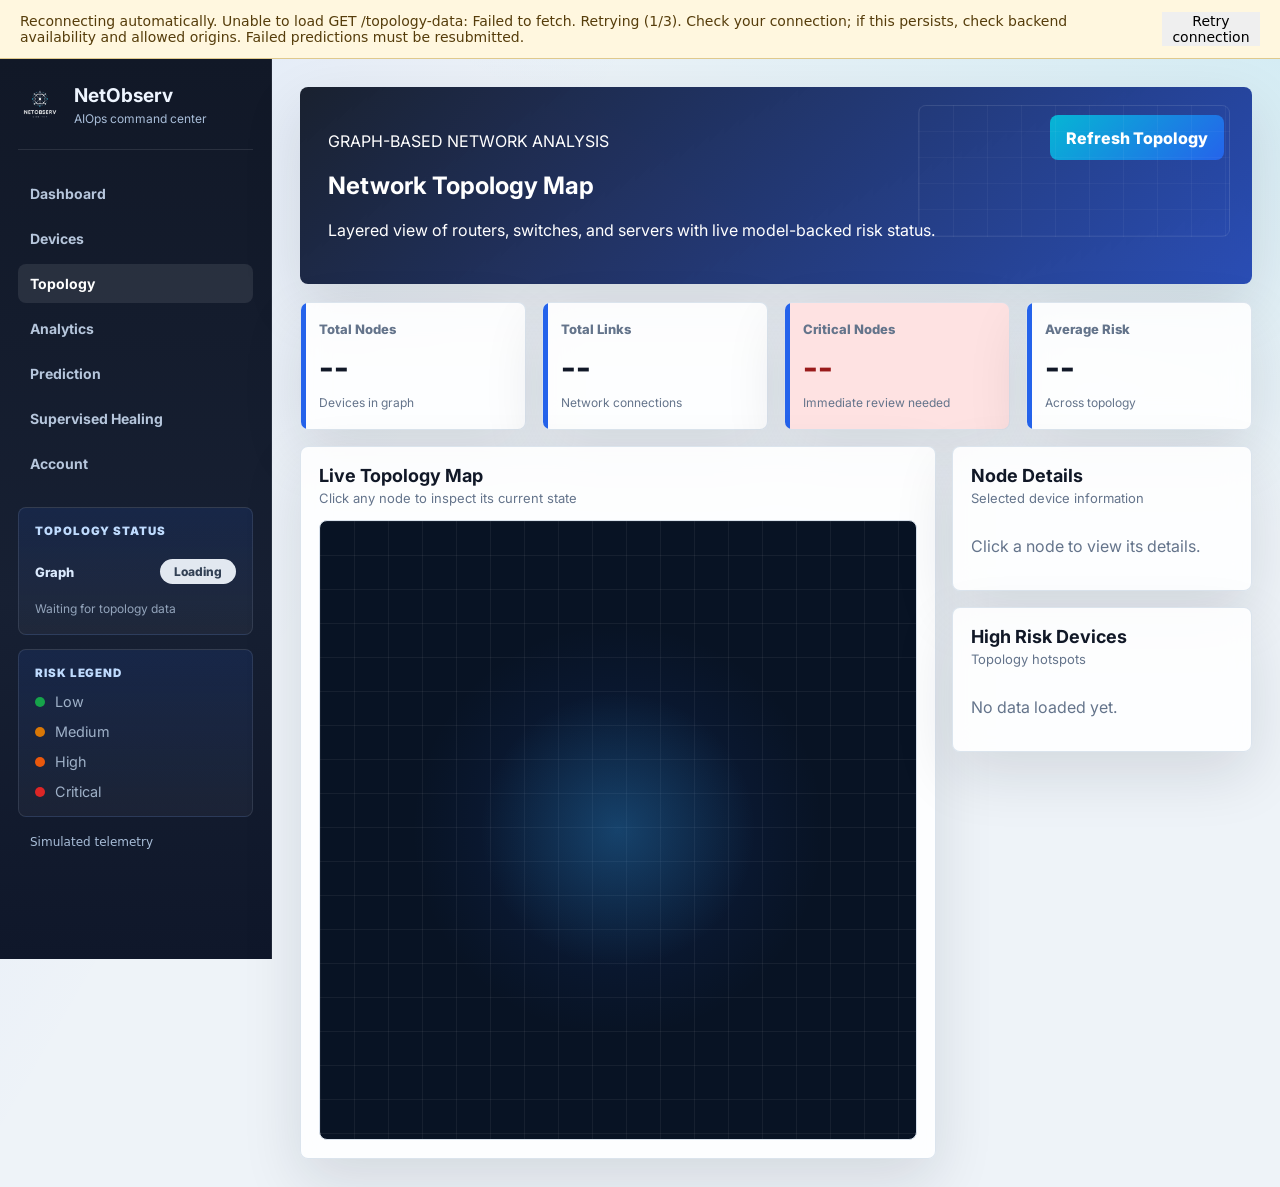
<file: static/topology.html>
<!DOCTYPE html>
<html lang="en">
<head>
  <meta charset="UTF-8" />
  <meta name="viewport" content="width=device-width, initial-scale=1.0" />
  <title>Network Topology</title>
  <link rel="preconnect" href="https://fonts.googleapis.com">
  <link rel="preconnect" href="https://fonts.gstatic.com" crossorigin>
  <link href="https://fonts.googleapis.com/css2?family=Inter:wght@400;500;600;700;800&display=swap" rel="stylesheet">
  <link rel="stylesheet" href="./topology.css" />
  <link rel="icon" type="image/png" href="./NetObserv Monitor Logo.png">
<script src="./config.js?v=20261027c"></script>
<script src="./api-client.js?v=20261027c"></script>
</head>
<body>
  <div class="app-shell">
    <aside class="sidebar">

      <!-- ✅ LOGO ADDED (REPLACED BRAND) -->
      <div class="brand-block">
        <img src="./NetObserv Monitor Logo.png" alt="NetObserv Logo" class="logo">
        <div>
          <h1>NetObserv</h1>
          <p>AIOps command center</p>
        </div>
      </div>

      <!-- ✅ NAV ORDER MATCHED WITH DASHBOARD -->
      <nav class="nav">
        <a class="nav-link" href="./dashboard.html">Dashboard</a>
        <a class="nav-link" href="./devices.html">Devices</a>
        <a class="nav-link active" href="./topology.html">Topology</a>
        <a class="nav-link" href="./analytics.html">Analytics</a>
        <a class="nav-link" href="./predict.html">Prediction</a>
        <a class="nav-link" href="./self-healing.html">Supervised Healing</a>
        <a class="nav-link" href="./index.html">Account</a>
      </nav>

      <div class="side-panel">
        <p class="panel-kicker">TOPOLOGY STATUS</p>
        <div class="side-row"><span>Graph</span><strong id="topologyStatus" class="status-pill neutral">Loading</strong></div>
        <p id="lastUpdated" class="side-note">Waiting for topology data</p>
      </div>

      <div class="side-panel">
        <p class="panel-kicker">RISK LEGEND</p>
        <div class="legend-list">
          <div class="legend-item"><span class="dot low"></span>Low</div>
          <div class="legend-item"><span class="dot medium"></span>Medium</div>
          <div class="legend-item"><span class="dot high"></span>High</div>
          <div class="legend-item"><span class="dot critical"></span>Critical</div>
        </div>
      </div>
    </aside>

    <!-- ✅ REST SAME -->
    <main class="main-content">
      <header class="hero-panel topology-hero">
        <div>
          <p class="hero-kicker">GRAPH-BASED NETWORK ANALYSIS</p>
          <h2>Network Topology Map</h2>
          <p>Layered view of routers, switches, and servers with live model-backed risk status.</p>
        </div>
        <button id="refreshBtn" class="btn-primary">Refresh Topology</button>
      </header>

      <section class="stats-grid">
        <div class="metric-card total">
          <p>Total Nodes</p>
          <strong id="totalNodes">--</strong>
          <span>Devices in graph</span>
        </div>

        <div class="metric-card router">
          <p>Total Links</p>
          <strong id="totalLinks">--</strong>
          <span>Network connections</span>
        </div>

        <div class="metric-card critical">
          <p>Critical Nodes</p>
          <strong id="criticalNodes">--</strong>
          <span>Immediate review needed</span>
        </div>

        <div class="metric-card switch">
          <p>Average Risk</p>
          <strong id="avgRisk">--</strong>
          <span>Across topology</span>
        </div>
      </section>

      <section class="topology-layout">
        <div class="panel topology-panel">
          <div class="panel-header">
            <div>
              <h3>Live Topology Map</h3>
              <p>Click any node to inspect its current state</p>
            </div>
          </div>
          <div id="topologyCanvas" class="topology-canvas"></div>
        </div>

        <div class="side-stack">
          <div class="panel">
            <div class="panel-header">
              <div>
                <h3>Node Details</h3>
                <p>Selected device information</p>
              </div>
            </div>
            <div id="nodeDetails" class="node-details">
              <p class="empty-text">Click a node to view its details.</p>
            </div>
          </div>

          <div class="panel">
            <div class="panel-header">
              <div>
                <h3>High Risk Devices</h3>
                <p>Topology hotspots</p>
              </div>
            </div>
            <div id="riskList" class="risk-list-panel">
              <p class="empty-text">No data loaded yet.</p>
            </div>
          </div>
        </div>
      </section>
    </main>
  </div>

  <script src="./topology.js?v=20261027c"></script>
</body>

</html>
</file>
<file: static/auth.css>
*{
    margin:0;
    padding:0;
    box-sizing:border-box;
    font-family:'Inter',sans-serif;
}

body{
    background:#080b12;
    color:white;
    min-height:100vh;
    overflow:auto;
}

.auth-container{
    position:relative;
    display:grid;
    grid-template-columns:minmax(520px, 0.92fr) minmax(500px, 560px);
    gap:8px;
    min-height:100vh;
    width:100%;
    padding:44px 54px;
    isolation:isolate;
    background:
        linear-gradient(90deg, rgba(5,8,16,0.62) 0%, rgba(7,10,18,0.38) 48%, rgba(5,8,16,0.76) 100%),
        linear-gradient(180deg, rgba(4,7,13,0.08), rgba(4,7,13,0.52)),
        url("./login-bg.png") center / cover no-repeat;
}

.auth-container::before{
    content:"";
    position:absolute;
    inset:0;
    z-index:-1;
    background:
        radial-gradient(circle at 20% 26%, rgba(20,184,166,0.22), transparent 26%),
        radial-gradient(circle at 74% 72%, rgba(139,92,246,0.18), transparent 28%);
    pointer-events:none;
}

.auth-container::after{
    content:"";
    position:absolute;
    inset:0;
    z-index:-1;
    background:linear-gradient(0deg, rgba(3,7,18,0.28), transparent 42%);
    pointer-events:none;
}

.auth-left{
    position:relative;
    display:flex;
    flex-direction:column;
    justify-content:center;
    min-width:0;
    padding-left:18px;
}

.brand,
.hero-text{
    position:relative;
    z-index:1;
}

.brand h1{
    font-size:72px;
    line-height:0.95;
    letter-spacing:0;
    margin-bottom:10px;
    text-shadow:0 12px 28px rgba(0,0,0,0.45);
}

.brand p{
    color:#d8ecff;
    font-size:16px;
    font-weight:600;
}

.brand-logo{
    width:82px;
    height:82px;
    object-fit:contain;
    margin-bottom:16px;
    filter:drop-shadow(0 12px 28px rgba(0,0,0,0.35));
}

.hero-text{
    margin-top:44px;
    max-width:620px;
}

.eyebrow{
    display:inline-flex;
    align-items:center;
    gap:10px;
    color:#7dd3fc;
    font-size:12px;
    font-weight:800;
    letter-spacing:0.14em;
    margin-bottom:18px;
}

.hero-text h2{
    max-width:590px;
    font-size:42px;
    line-height:1.08;
    letter-spacing:0;
    margin-bottom:22px;
    text-wrap:balance;
    text-shadow:0 20px 44px rgba(0,0,0,0.5);
}

.hero-text p{
    color:#d5e5f5;
    max-width:520px;
    font-size:15px;
    line-height:1.65;
    text-shadow:0 8px 24px rgba(0,0,0,0.45);
}

.auth-right{
    display:flex;
    justify-content:flex-start;
    align-items:center;
    min-width:0;
    padding-right:0;
    transform:translateX(-22px);
}

.auth-card{
    width:100%;
    position:relative;
    overflow:hidden;
    background:linear-gradient(180deg, rgba(7,12,24,0.94), rgba(8,13,26,0.9));
    border:1px solid rgba(203,213,225,0.24);
    border-radius:30px;
    padding:56px 52px;
    box-shadow:
        0 36px 95px rgba(0,0,0,0.58),
        0 0 0 1px rgba(15,23,42,0.9),
        inset 0 1px 0 rgba(255,255,255,0.1);
    backdrop-filter:blur(10px);
}

.auth-card::before{
    content:"";
    position:absolute;
    inset:0 0 auto;
    height:4px;
    background:linear-gradient(90deg, #14b8a6, #38bdf8, #a78bfa, #f59e0b);
}

.auth-card h2{
    font-size:38px;
    line-height:1;
    margin-bottom:10px;
    letter-spacing:0;
}

.sub{
    color:#a9bfdc;
    margin-bottom:34px;
    max-width:340px;
    font-size:17px;
    line-height:1.4;
}

.input-group{
    margin-bottom:26px;
}

.input-group label{
    display:block;
    margin-bottom:10px;
    font-size:14px;
    color:#dbeafe;
    font-weight:700;
}

.input-group input{
    width:100%;
    padding:18px 18px;
    border:1px solid rgba(148,163,184,0.15);
    outline:none;
    border-radius:16px;
    background:rgba(17,24,39,0.76);
    color:white;
    font-size:15px;
    transition:border-color 0.2s ease, box-shadow 0.2s ease, background 0.2s ease;
}

.input-group input:focus{
    border-color:rgba(34,211,238,0.65);
    background:rgba(15,23,42,0.92);
    box-shadow:0 0 0 4px rgba(34,211,238,0.12);
}

.btn-primary{
    width:100%;
    padding:18px;
    border:none;
    border-radius:16px;
    background:linear-gradient(135deg, #0f766e, #2563eb 52%, #7c3aed);
    color:white;
    font-size:16px;
    font-weight:800;
    cursor:pointer;
    box-shadow:0 18px 34px rgba(37,99,235,0.32);
    transition:transform 0.2s ease, box-shadow 0.2s ease, filter 0.2s ease;
}

.auth-card a.btn-primary{
    display:flex;
    align-items:center;
    justify-content:center;
    text-decoration:none;
}

.btn-primary:hover{
    transform:translateY(-2px);
    filter:saturate(1.08);
    box-shadow:0 24px 44px rgba(37,99,235,0.4);
}

.switch-page{
    margin-top:25px;
    text-align:center;
    color:#94a3b8;
}

.switch-page a{
    color:#60a5fa;
    text-decoration:none;
    font-weight:700;
}

@media(max-width:900px){

    .auth-container{
        display:flex;
        flex-direction:column;
        min-height:100vh;
        padding:28px 22px;
        overflow:auto;
        background-position:35% center;
    }

    body{
        overflow:auto;
    }

    .auth-left{
        min-height:auto;
        justify-content:flex-start;
    }

    .brand-logo{
        width:72px;
        height:72px;
    }

    .brand h1{
        font-size:42px;
    }

    .hero-text{
        margin-top:32px;
    }

    .hero-text h2{
        font-size:36px;
    }

    .hero-text p{
        font-size:15px;
    }

    .auth-right{
        width:100%;
        align-items:flex-start;
        transform:none;
    }

    .auth-card{
        padding:34px 26px;
        border-radius:22px;
    }
}

[hidden]{ display:none !important; }
.auth-container{ grid-template-columns:minmax(0,600px) minmax(320px,420px); justify-content:center; gap:56px; padding:32px; }
.auth-left{padding-left:0;}
.auth-right{transform:none;}
.brand h1{font-size:60px;}
.brand-logo{width:64px;height:64px;margin-bottom:12px;}
.hero-text{margin-top:32px;}
.hero-text h2{font-size:32px;max-width:460px;}
.hero-text p{font-size:14px;max-width:440px;}
.auth-card{ padding:28px; border-radius:8px; }
.auth-card h2{font-size:28px;}
.auth-card .sub{ margin-bottom:16px; font-size:13px; }
.auth-card .input-group{ margin-bottom:14px; }
.auth-card .input-group label{font-size:13px;margin-bottom:7px;}
.auth-card .input-group input{ padding:11px 12px; height:42px; font-size:14px; border-radius:6px; }
.auth-card .btn-primary{ border-radius:6px; padding:12px; font-size:14px; }
.auth-card .btn-primary:disabled{ opacity:.5; cursor:not-allowed; transform:none; }
.auth-tabs{ display:flex; border-bottom:1px solid #334155; margin-bottom:16px; gap:20px; }
.auth-tabs button{ background:none; border:0; color:#a9bfdc; padding:10px 0; font:600 14px Inter,sans-serif; cursor:pointer; border-bottom:2px solid transparent; }
.auth-tabs button[aria-pressed="true"]{ color:#fff; border-color:#5eead4; }
.auth-message{ color:#c4d7ea; font-size:13px; line-height:1.5; margin:0 0 16px; overflow-wrap:anywhere; }
.auth-message[data-kind="error"]{ color:#fda4af; }
.auth-message[data-kind="success"]{ color:#86efac; }
.text-button{ border:0; background:none; color:#7dd3fc; font:600 13px Inter,sans-serif; cursor:pointer; margin:14px 0; padding:4px 0; }
.session-note{ color:#a9bfdc; font-size:12px; line-height:1.5; margin-top:14px; }
.session-email{ color:#dbeafe; margin-bottom:20px; overflow-wrap:anywhere; }
.input-group label .text-button{margin:0 0 0 8px;padding:0;font-size:12px;}
.demo-access{ border-top:1px solid #334155; margin-top:18px; padding-top:14px; display:flex; gap:12px; justify-content:space-between; font-size:12px; color:#a9bfdc; flex-wrap:wrap; }
.demo-access a{ color:#7dd3fc; font-weight:600; text-decoration:none; }
@media(max-width:1150px){ .auth-container{ grid-template-columns:minmax(0,1fr) minmax(320px,400px); padding:28px; gap:28px; } .brand h1{font-size:50px;} .hero-text h2{font-size:30px;} }
@media(max-width:900px){ .auth-container{padding:24px 18px;gap:24px;} .auth-card{padding:24px;max-width:420px;} .auth-right{justify-content:center;} .brand h1{font-size:36px;} .brand-logo{width:48px;height:48px;margin-bottom:8px;} .brand p{font-size:13px;} .hero-text{display:none;} .auth-left{align-items:center;text-align:center;} }
</file>
<file: static/devices.css>
:root {
  --ink: #111827;
  --muted: #64748b;
  --page: #eef3f8;
  --panel: rgba(255,255,255,.88);
  --panel-solid: #ffffff;
  --line: #d8e1ec;
  --navy: #111827;
  --navy-2: #1f2937;
  --blue: #2563eb;
  --cyan: #06b6d4;
  --green: #16a34a;
  --amber: #d97706;
  --orange: #ea580c;
  --red: #dc2626;
  --shadow: 0 22px 60px rgba(15, 23, 42, .12);
  --radius: 8px;
}
* { box-sizing: border-box; }
body {
  margin: 0;
  font-family: Inter, system-ui, sans-serif;
  color: var(--ink);
  background:
    linear-gradient(120deg, rgba(37,99,235,.08), transparent 34%),
    linear-gradient(210deg, rgba(6,182,212,.12), transparent 28%),
    var(--page);
}
button { font: inherit; border: 0; cursor: pointer; }
.app-shell { display: grid; grid-template-columns: 272px minmax(0,1fr); min-height: 100vh; }
.sidebar {
  position: sticky; top: 0; height: 100vh; padding: 24px 18px;
  background: linear-gradient(180deg, #111827, #172033 60%, #0f172a);
  color: #eef5ff; border-right: 1px solid rgba(255,255,255,.08);
}
.brand-block { display: flex; gap: 12px; align-items: center; padding-bottom: 22px; border-bottom: 1px solid rgba(255,255,255,.1); }
.brand-logo { width: 46px; height: 46px; border-radius: 8px; }
.brand-block h1 { margin: 0; font-size: 19px; }
.brand-block p { margin: 4px 0 0; font-size: 12px; color: #a8bdd8; }
.nav { display: grid; gap: 6px; margin: 24px 0; }
.nav-link { color: #b6c6dc; text-decoration: none; padding: 11px 12px; border-radius: 8px; font-size: 14px; font-weight: 700; }
.nav-link:hover, .nav-link.active { background: rgba(255,255,255,.09); color: #fff; }
.side-section { padding: 15px; margin-top: 14px; border: 1px solid rgba(255,255,255,.11); border-radius: 8px; background: rgba(255,255,255,.05); }
.system-card { background: linear-gradient(180deg, rgba(37,99,235,.18), rgba(255,255,255,.05)); }
.section-label { margin: 0 0 12px; color: #93c5fd; font-size: 11px; font-weight: 800; letter-spacing: .09em; text-transform: uppercase; }
.side-row { display: flex; justify-content: space-between; gap: 14px; padding: 8px 0; font-size: 13px; color: #d7e2f2; }
.side-note,.timestamp { color: #9fb1c8; margin: 10px 0 0; font-size: 12px; line-height: 1.5; }
.mini-value { max-width: 125px; color: #fff; text-align: right; overflow-wrap: anywhere; font-size: 12px; }
.main-content { padding: 28px; min-width: 0; }
.hero-panel {
  display: flex; justify-content: space-between; gap: 28px; align-items: stretch;
  min-height: 180px; padding: 28px;
  color: #fff; border-radius: 8px; box-shadow: var(--shadow);
  background:
    linear-gradient(135deg, rgba(17,24,39,.96), rgba(30,64,175,.92)),
    linear-gradient(90deg, transparent, rgba(6,182,212,.25));
  position: relative; overflow: hidden; margin-bottom: 16px;
}
.hero-panel:after {
  content: ""; position: absolute; inset: 18px 22px auto auto; width: 310px; height: 130px;
  border: 1px solid rgba(255,255,255,.14); border-radius: 8px;
  background: repeating-linear-gradient(90deg, rgba(255,255,255,.08) 0 1px, transparent 1px 34px), repeating-linear-gradient(0deg, rgba(255,255,255,.06) 0 1px, transparent 1px 26px);
  opacity: .55;
}
.hero-copy, .hero-metrics { position: relative; z-index: 1; }
.eyebrow { margin: 0 0 8px; color: #7dd3fc; font-weight: 800; letter-spacing: .09em; text-transform: uppercase; font-size: 12px; }
.hero-copy h2 { margin: 0; font-size: 38px; letter-spacing: 0; }
.hero-copy p:last-child { margin: 10px 0 0; color: #c8d8ee; max-width: 690px; line-height: 1.55; }
.hero-metrics { display: flex; align-items: flex-start; gap: 10px; flex-wrap: wrap; justify-content: flex-end; }
.model-chip { min-width: 142px; padding: 12px; border-radius: 8px; background: rgba(255,255,255,.12); border: 1px solid rgba(255,255,255,.18); backdrop-filter: blur(12px); }
.model-chip span { display: block; color: #bad3f1; font-size: 12px; }
.model-chip strong { color: #fff; font-size: 17px; }
.btn-primary { height: 45px; padding: 0 16px; border-radius: 8px; color: white; background: linear-gradient(135deg, var(--cyan), var(--blue)); font-weight: 800; }
.summary-grid { display: grid; grid-template-columns: repeat(4,minmax(0,1fr)); gap: 14px; margin-bottom: 14px; }
.metric-card, .panel { background: var(--panel); border: 1px solid rgba(216,225,236,.9); border-radius: 8px; box-shadow: var(--shadow); backdrop-filter: blur(14px); }
.metric-card { padding: 18px; position: relative; overflow: hidden; }
.metric-card:before { content: ""; position: absolute; left: 0; top: 0; bottom: 0; width: 5px; background: var(--blue); }
.metric-card.critical-card:before { background: var(--red); }
.metric-card.risk:before { background: var(--cyan); }
.metric-card.loss:before { background: var(--amber); }
.metric-card p { margin: 0; color: var(--muted); font-size: 13px; font-weight: 800; }
.metric-card strong { display: block; margin: 10px 0 4px; font-size: 33px; }
.metric-card span { color: var(--muted); font-size: 12px; }
.ops-grid { display: grid; grid-template-columns: .88fr 1.16fr .96fr; gap: 14px; align-items: start; }
.panel { padding: 18px; min-width: 0; }
.panel-header { display: flex; justify-content: space-between; gap: 16px; margin-bottom: 14px; }
.panel-header h3 { margin: 0; font-size: 18px; }
.panel-header p { margin: 4px 0 0; color: var(--muted); font-size: 13px; }
.chart-box { height: 300px; position: relative; }
.donut-box { height: 238px; }
.slim-chart { height: 230px; }
.anomaly-panel { grid-column: 1 / 3; }
.table-panel { grid-column: 1 / 3; }
.alerts-panel { grid-column: 3; grid-row: 1 / span 3; }
.risk-breakdown { display: grid; grid-template-columns: repeat(2,minmax(0,1fr)); gap: 8px; margin-top: 12px; }
.risk-breakdown div { display: grid; grid-template-columns: 10px 1fr auto; align-items: center; gap: 8px; padding: 10px; background: #f8fafc; border: 1px solid #e7edf5; border-radius: 8px; color: var(--muted); font-size: 13px; }
.dot { width: 9px; height: 9px; border-radius: 999px; }
.low-dot { background: var(--green); } .medium-dot { background: var(--amber); } .high-dot { background: var(--orange); } .critical-dot { background: var(--red); }
.table-wrap { overflow-x: auto; }
table { width: 100%; border-collapse: collapse; }
th,td { padding: 12px 10px; border-bottom: 1px solid #edf2f7; text-align: left; white-space: nowrap; font-size: 13px; }
th { color: var(--muted); font-size: 12px; text-transform: uppercase; letter-spacing: .04em; }
tbody tr:hover { background: #f8fbff; }
.empty-cell { color: var(--muted); padding: 28px; text-align: center; }
.status-pill,.risk-badge { display: inline-flex; justify-content: center; min-width: 76px; padding: 5px 9px; border-radius: 999px; font-size: 12px; font-weight: 800; }
.low { background: #dcfce7; color: #166534; } .medium { background: #fef3c7; color: #92400e; } .high { background: #ffedd5; color: #9a3412; } .critical { background: #fee2e2; color: #991b1b; } .neutral { background: #e2e8f0; color: #334155; }
.alert-list { display: grid; gap: 10px; }
.alert-item { padding: 14px; border-radius: 8px; background: #fff7ed; border: 1px solid #fed7aa; border-left: 5px solid var(--orange); }
.alert-item h4 { margin: 0 0 6px; font-size: 14px; }
.alert-item p { margin: 0; color: #7c2d12; line-height: 1.5; font-size: 13px; }
.empty-alert { color: var(--muted); padding: 10px 0; }
@media (max-width: 1240px) { .summary-grid { grid-template-columns: repeat(2,minmax(0,1fr)); } .ops-grid { grid-template-columns: 1fr; } .anomaly-panel,.table-panel,.alerts-panel { grid-column: auto; grid-row: auto; } }
@media (max-width: 820px) { .app-shell { grid-template-columns: 1fr; } .sidebar { position: static; height: auto; } .hero-panel { flex-direction: column; } .summary-grid { grid-template-columns: 1fr; } .main-content { padding: 16px; } }

.proof-panel {
  display: grid;
  grid-template-columns: minmax(220px, .75fr) minmax(0, 1.25fr);
  gap: 18px;
  align-items: center;
  padding: 18px;
  margin: 16px 0;
  border: 1px solid rgba(37,99,235,.16);
  border-radius: 8px;
  background: linear-gradient(135deg, rgba(255,255,255,.92), rgba(239,246,255,.9));
  box-shadow: var(--shadow);
}
.section-kicker {
  margin: 0 0 6px;
  color: var(--blue);
  font-size: 11px;
  font-weight: 800;
  letter-spacing: .08em;
  text-transform: uppercase;
}
.proof-panel h3 { margin: 0; font-size: 18px; }
.proof-grid {
  display: grid;
  grid-template-columns: repeat(4, minmax(0, 1fr));
  gap: 10px;
}
.proof-grid div {
  padding: 12px;
  border: 1px solid #dbeafe;
  border-radius: 8px;
  background: #fff;
}
.proof-grid span { display: block; color: var(--muted); font-size: 12px; font-weight: 700; }
.proof-grid strong { display: block; margin-top: 6px; font-size: 22px; }
.topology-strip {
  display: grid;
  grid-template-columns: repeat(7, minmax(0, 1fr));
  gap: 8px;
  margin-top: 10px;
}
.topology-node {
  min-height: 52px;
  padding: 10px;
  border-radius: 8px;
  background: #f8fafc;
  border: 1px solid #e2e8f0;
  font-size: 12px;
  color: var(--muted);
}
.topology-node strong { display: block; color: var(--ink); font-size: 13px; margin-bottom: 3px; }
.topology-node.low { border-color: #bbf7d0; background: #f0fdf4; }
.topology-node.medium { border-color: #fde68a; background: #fffbeb; }
.topology-node.high { border-color: #fed7aa; background: #fff7ed; }
.topology-node.critical { border-color: #fecaca; background: #fef2f2; }
@media (max-width: 1240px) {
  .proof-panel { grid-template-columns: 1fr; }
  .proof-grid { grid-template-columns: repeat(2, minmax(0, 1fr)); }
}
@media (max-width: 820px) {
  .proof-grid { grid-template-columns: 1fr; }
}

.topology-panel { grid-column: 1 / 3; }
@media (max-width: 1240px) { .topology-panel { grid-column: auto; } }

.interview-panel { grid-column: 3; }
.interview-copy {
  margin: 0;
  color: var(--muted);
  line-height: 1.6;
  font-size: 14px;
}
.talk-track {
  margin-top: 14px;
  padding: 13px;
  border-radius: 8px;
  background: #eff6ff;
  border: 1px solid #bfdbfe;
}
.talk-track span {
  display: block;
  color: var(--blue);
  font-size: 11px;
  font-weight: 800;
  letter-spacing: .08em;
  text-transform: uppercase;
  margin-bottom: 6px;
}
.talk-track strong { display: block; font-size: 15px; }
@media (max-width: 1240px) { .interview-panel { grid-column: auto; } }

.compact-hero { min-height: 150px; }
.hero-actions { position: relative; z-index: 1; display: flex; align-items: flex-start; gap: 10px; }
.search-input {
  height: 45px;
  min-width: 260px;
  padding: 0 13px;
  border-radius: 8px;
  border: 1px solid rgba(255,255,255,.22);
  color: #fff;
  background: rgba(255,255,255,.12);
  outline: none;
}
.search-input::placeholder { color: #c8d8ee; }
.devices-layout { display: grid; grid-template-columns: minmax(0,2fr) minmax(310px,.8fr); gap: 14px; align-items: start; }
.panel-large { grid-row: span 2; }
.summary-list { display: grid; gap: 10px; }
.summary-list div { display: flex; justify-content: space-between; align-items: center; padding: 13px; border-radius: 8px; border: 1px solid #e7edf5; background: #f8fafc; color: var(--muted); }
.summary-list strong { color: var(--ink); }
.note-copy { margin: 0; color: var(--muted); line-height: 1.65; font-size: 14px; }
.type-badge { display: inline-flex; min-width: 74px; justify-content: center; padding: 5px 9px; border-radius: 999px; font-size: 12px; font-weight: 800; }
.type-router { background: #dbeafe; color: #1e40af; }
.type-switch { background: #cffafe; color: #155e75; }
.type-server { background: #ede9fe; color: #5b21b6; }
.metric-card.router:before { background: var(--blue); }
.metric-card.switch:before { background: var(--cyan); }
.metric-card.server:before { background: #7c3aed; }
@media (max-width: 1240px) { .devices-layout { grid-template-columns: 1fr; } .panel-large { grid-row: auto; } }
@media (max-width: 820px) { .hero-actions { width: 100%; flex-direction: column; } .search-input { width: 100%; min-width: 0; } }
</file>
<file: static/self-healing.css>
:root {
  --ink: #111827;
  --muted: #64748b;
  --page: #eef3f8;
  --panel: rgba(255,255,255,.88);
  --panel-solid: #ffffff;
  --line: #d8e1ec;
  --navy: #111827;
  --navy-2: #1f2937;
  --blue: #2563eb;
  --cyan: #06b6d4;
  --green: #16a34a;
  --amber: #d97706;
  --orange: #ea580c;
  --red: #dc2626;
  --shadow: 0 22px 60px rgba(15, 23, 42, .12);
  --radius: 8px;
}
* { box-sizing: border-box; }
body {
  margin: 0;
  font-family: Inter, system-ui, sans-serif;
  color: var(--ink);
  background:
    linear-gradient(120deg, rgba(37,99,235,.08), transparent 34%),
    linear-gradient(210deg, rgba(6,182,212,.12), transparent 28%),
    var(--page);
}
button { font: inherit; border: 0; cursor: pointer; }
.app-shell { display: grid; grid-template-columns: 272px minmax(0,1fr); min-height: 100vh; }
.sidebar {
  position: sticky; top: 0; height: 100vh; padding: 24px 18px;
  background: linear-gradient(180deg, #111827, #172033 60%, #0f172a);
  color: #eef5ff; border-right: 1px solid rgba(255,255,255,.08);
}
.brand-block { display: flex; gap: 12px; align-items: center; padding-bottom: 22px; border-bottom: 1px solid rgba(255,255,255,.1); }
.brand-logo { width: 46px; height: 46px; border-radius: 8px; }
.brand-block h1 { margin: 0; font-size: 19px; }
.brand-block p { margin: 4px 0 0; font-size: 12px; color: #a8bdd8; }
.nav { display: grid; gap: 6px; margin: 24px 0; }
.nav-link { color: #b6c6dc; text-decoration: none; padding: 11px 12px; border-radius: 8px; font-size: 14px; font-weight: 700; }
.nav-link:hover, .nav-link.active { background: rgba(255,255,255,.09); color: #fff; }
.side-section { padding: 15px; margin-top: 14px; border: 1px solid rgba(255,255,255,.11); border-radius: 8px; background: rgba(255,255,255,.05); }
.system-card { background: linear-gradient(180deg, rgba(37,99,235,.18), rgba(255,255,255,.05)); }
.section-label { margin: 0 0 12px; color: #93c5fd; font-size: 11px; font-weight: 800; letter-spacing: .09em; text-transform: uppercase; }
.side-row { display: flex; justify-content: space-between; gap: 14px; padding: 8px 0; font-size: 13px; color: #d7e2f2; }
.side-note,.timestamp { color: #9fb1c8; margin: 10px 0 0; font-size: 12px; line-height: 1.5; }
.mini-value { max-width: 125px; color: #fff; text-align: right; overflow-wrap: anywhere; font-size: 12px; }
.main-content { padding: 28px; min-width: 0; }
.hero-panel {
  display: flex; justify-content: space-between; gap: 28px; align-items: stretch;
  min-height: 180px; padding: 28px;
  color: #fff; border-radius: 8px; box-shadow: var(--shadow);
  background:
    linear-gradient(135deg, rgba(17,24,39,.96), rgba(30,64,175,.92)),
    linear-gradient(90deg, transparent, rgba(6,182,212,.25));
  position: relative; overflow: hidden; margin-bottom: 16px;
}
.hero-panel:after {
  content: ""; position: absolute; inset: 18px 22px auto auto; width: 310px; height: 130px;
  border: 1px solid rgba(255,255,255,.14); border-radius: 8px;
  background: repeating-linear-gradient(90deg, rgba(255,255,255,.08) 0 1px, transparent 1px 34px), repeating-linear-gradient(0deg, rgba(255,255,255,.06) 0 1px, transparent 1px 26px);
  opacity: .55;
}
.hero-copy, .hero-metrics { position: relative; z-index: 1; }
.eyebrow { margin: 0 0 8px; color: #7dd3fc; font-weight: 800; letter-spacing: .09em; text-transform: uppercase; font-size: 12px; }
.hero-copy h2 { margin: 0; font-size: 38px; letter-spacing: 0; }
.hero-copy p:last-child { margin: 10px 0 0; color: #c8d8ee; max-width: 690px; line-height: 1.55; }
.hero-metrics { display: flex; align-items: flex-start; gap: 10px; flex-wrap: wrap; justify-content: flex-end; }
.model-chip { min-width: 142px; padding: 12px; border-radius: 8px; background: rgba(255,255,255,.12); border: 1px solid rgba(255,255,255,.18); backdrop-filter: blur(12px); }
.model-chip span { display: block; color: #bad3f1; font-size: 12px; }
.model-chip strong { color: #fff; font-size: 17px; }
.btn-primary { height: 45px; padding: 0 16px; border-radius: 8px; color: white; background: linear-gradient(135deg, var(--cyan), var(--blue)); font-weight: 800; }
.summary-grid { display: grid; grid-template-columns: repeat(4,minmax(0,1fr)); gap: 14px; margin-bottom: 14px; }
.metric-card, .panel { background: var(--panel); border: 1px solid rgba(216,225,236,.9); border-radius: 8px; box-shadow: var(--shadow); backdrop-filter: blur(14px); }
.metric-card { padding: 18px; position: relative; overflow: hidden; }
.metric-card:before { content: ""; position: absolute; left: 0; top: 0; bottom: 0; width: 5px; background: var(--blue); }
.metric-card.critical-card:before { background: var(--red); }
.metric-card.risk:before { background: var(--cyan); }
.metric-card.loss:before { background: var(--amber); }
.metric-card p { margin: 0; color: var(--muted); font-size: 13px; font-weight: 800; }
.metric-card strong { display: block; margin: 10px 0 4px; font-size: 33px; }
.metric-card span { color: var(--muted); font-size: 12px; }
.ops-grid { display: grid; grid-template-columns: .88fr 1.16fr .96fr; gap: 14px; align-items: start; }
.panel { padding: 18px; min-width: 0; }
.panel-header { display: flex; justify-content: space-between; gap: 16px; margin-bottom: 14px; }
.panel-header h3 { margin: 0; font-size: 18px; }
.panel-header p { margin: 4px 0 0; color: var(--muted); font-size: 13px; }
.chart-box { height: 300px; position: relative; }
.donut-box { height: 238px; }
.slim-chart { height: 230px; }
.anomaly-panel { grid-column: 1 / 3; }
.table-panel { grid-column: 1 / 3; }
.alerts-panel { grid-column: 3; grid-row: 1 / span 3; }
.risk-breakdown { display: grid; grid-template-columns: repeat(2,minmax(0,1fr)); gap: 8px; margin-top: 12px; }
.risk-breakdown div { display: grid; grid-template-columns: 10px 1fr auto; align-items: center; gap: 8px; padding: 10px; background: #f8fafc; border: 1px solid #e7edf5; border-radius: 8px; color: var(--muted); font-size: 13px; }
.dot { width: 9px; height: 9px; border-radius: 999px; }
.low-dot { background: var(--green); } .medium-dot { background: var(--amber); } .high-dot { background: var(--orange); } .critical-dot { background: var(--red); }
.table-wrap { overflow-x: auto; }
table { width: 100%; border-collapse: collapse; }
th,td { padding: 12px 10px; border-bottom: 1px solid #edf2f7; text-align: left; white-space: nowrap; font-size: 13px; }
th { color: var(--muted); font-size: 12px; text-transform: uppercase; letter-spacing: .04em; }
tbody tr:hover { background: #f8fbff; }
.empty-cell { color: var(--muted); padding: 28px; text-align: center; }
.status-pill,.risk-badge { display: inline-flex; justify-content: center; min-width: 76px; padding: 5px 9px; border-radius: 999px; font-size: 12px; font-weight: 800; }
.low { background: #dcfce7; color: #166534; } .medium { background: #fef3c7; color: #92400e; } .high { background: #ffedd5; color: #9a3412; } .critical { background: #fee2e2; color: #991b1b; } .neutral { background: #e2e8f0; color: #334155; }
.alert-list { display: grid; gap: 10px; }
.alert-item { padding: 14px; border-radius: 8px; background: #fff7ed; border: 1px solid #fed7aa; border-left: 5px solid var(--orange); }
.alert-item h4 { margin: 0 0 6px; font-size: 14px; }
.alert-item p { margin: 0; color: #7c2d12; line-height: 1.5; font-size: 13px; }
.empty-alert { color: var(--muted); padding: 10px 0; }
@media (max-width: 1240px) { .summary-grid { grid-template-columns: repeat(2,minmax(0,1fr)); } .ops-grid { grid-template-columns: 1fr; } .anomaly-panel,.table-panel,.alerts-panel { grid-column: auto; grid-row: auto; } }
@media (max-width: 820px) { .app-shell { grid-template-columns: 1fr; } .sidebar { position: static; height: auto; } .hero-panel { flex-direction: column; } .summary-grid { grid-template-columns: 1fr; } .main-content { padding: 16px; } }

.proof-panel {
  display: grid;
  grid-template-columns: minmax(220px, .75fr) minmax(0, 1.25fr);
  gap: 18px;
  align-items: center;
  padding: 18px;
  margin: 16px 0;
  border: 1px solid rgba(37,99,235,.16);
  border-radius: 8px;
  background: linear-gradient(135deg, rgba(255,255,255,.92), rgba(239,246,255,.9));
  box-shadow: var(--shadow);
}
.section-kicker {
  margin: 0 0 6px;
  color: var(--blue);
  font-size: 11px;
  font-weight: 800;
  letter-spacing: .08em;
  text-transform: uppercase;
}
.proof-panel h3 { margin: 0; font-size: 18px; }
.proof-grid {
  display: grid;
  grid-template-columns: repeat(4, minmax(0, 1fr));
  gap: 10px;
}
.proof-grid div {
  padding: 12px;
  border: 1px solid #dbeafe;
  border-radius: 8px;
  background: #fff;
}
.proof-grid span { display: block; color: var(--muted); font-size: 12px; font-weight: 700; }
.proof-grid strong { display: block; margin-top: 6px; font-size: 22px; }
.topology-strip {
  display: grid;
  grid-template-columns: repeat(7, minmax(0, 1fr));
  gap: 8px;
  margin-top: 10px;
}
.topology-node {
  min-height: 52px;
  padding: 10px;
  border-radius: 8px;
  background: #f8fafc;
  border: 1px solid #e2e8f0;
  font-size: 12px;
  color: var(--muted);
}
.topology-node strong { display: block; color: var(--ink); font-size: 13px; margin-bottom: 3px; }
.topology-node.low { border-color: #bbf7d0; background: #f0fdf4; }
.topology-node.medium { border-color: #fde68a; background: #fffbeb; }
.topology-node.high { border-color: #fed7aa; background: #fff7ed; }
.topology-node.critical { border-color: #fecaca; background: #fef2f2; }
@media (max-width: 1240px) {
  .proof-panel { grid-template-columns: 1fr; }
  .proof-grid { grid-template-columns: repeat(2, minmax(0, 1fr)); }
}
@media (max-width: 820px) {
  .proof-grid { grid-template-columns: 1fr; }
}

.topology-panel { grid-column: 1 / 3; }
@media (max-width: 1240px) { .topology-panel { grid-column: auto; } }

.interview-panel { grid-column: 3; }
.interview-copy {
  margin: 0;
  color: var(--muted);
  line-height: 1.6;
  font-size: 14px;
}
.talk-track {
  margin-top: 14px;
  padding: 13px;
  border-radius: 8px;
  background: #eff6ff;
  border: 1px solid #bfdbfe;
}
.talk-track span {
  display: block;
  color: var(--blue);
  font-size: 11px;
  font-weight: 800;
  letter-spacing: .08em;
  text-transform: uppercase;
  margin-bottom: 6px;
}
.talk-track strong { display: block; font-size: 15px; }
@media (max-width: 1240px) { .interview-panel { grid-column: auto; } }

/* Self-healing page */
.brand-block .logo {
  width: 44px;
  height: 44px;
  object-fit: cover;
  border-radius: 8px;
  flex: 0 0 auto;
}

.healing-hero {
  min-height: 170px;
  margin-bottom: 18px;
  align-items: flex-start;
}

.healing-hero .btn-primary {
  position: relative;
  z-index: 1;
  margin-left: auto;
}

.stats-grid {
  display: grid;
  grid-template-columns: repeat(4, minmax(0, 1fr));
  gap: 16px;
  margin-bottom: 16px;
}

.content-grid {
  display: grid;
  grid-template-columns: minmax(0, 1.45fr) minmax(320px, 0.8fr);
  gap: 16px;
}

.panel-large {
  min-height: 500px;
}

.alert-list {
  display: grid;
  gap: 12px;
}

.runbook-card {
  padding: 15px;
  border: 1px solid var(--line);
  border-left-width: 5px;
  border-radius: 8px;
  background: #ffffff;
}

.runbook-card.high {
  border-left-color: #ea580c;
}

.runbook-card.critical {
  border-left-color: #dc2626;
  background: linear-gradient(135deg, #fff, #fff7ed);
}

.runbook-head {
  display: flex;
  align-items: flex-start;
  justify-content: space-between;
  gap: 12px;
  margin-bottom: 10px;
}

.step-label {
  display: block;
  margin-bottom: 4px;
  color: var(--blue);
  font-size: 0.72rem;
  font-weight: 900;
  letter-spacing: 0.08em;
  text-transform: uppercase;
}

.runbook-head h4 {
  margin: 0;
  color: var(--ink);
  font-size: 1.05rem;
}

.runbook-copy {
  margin: 0 0 12px;
  color: #7c2d12;
  font-weight: 800;
}

.runbook-metrics {
  display: grid;
  grid-template-columns: repeat(3, minmax(0, 1fr));
  gap: 8px;
  margin-bottom: 12px;
}

.runbook-metrics span {
  padding: 9px;
  border: 1px solid var(--line);
  border-radius: 8px;
  color: var(--muted);
  background: #f8fafc;
  font-size: 0.82rem;
}

.runbook-metrics strong {
  display: block;
  margin-top: 4px;
  color: var(--ink);
  font-size: 1rem;
}

.runbook-metrics.compact {
  grid-template-columns: repeat(2, minmax(0, 1fr));
  margin: 10px 0;
}

.action-tags {
  display: flex;
  flex-wrap: wrap;
  gap: 8px;
}

.action-tags span {
  padding: 7px 10px;
  border-radius: 999px;
  color: #1d4ed8;
  background: #eff6ff;
  font-size: 0.78rem;
  font-weight: 900;
}

.log-card {
  padding: 13px;
  border: 1px solid var(--line);
  border-radius: 8px;
  background: #f8fafc;
}

.log-card strong {
  color: var(--ink);
}

.log-card p {
  margin: 6px 0;
  color: var(--muted);
  line-height: 1.45;
}

.log-card span {
  color: var(--muted);
  font-size: 0.82rem;
}

.alert-toolbar {
  display: flex;
  align-items: center;
  justify-content: space-between;
  gap: 10px;
  padding: 10px 12px;
  border: 1px solid var(--line);
  border-radius: 8px;
  background: #f8fafc;
}

.alert-toolbar span {
  color: var(--muted);
  font-size: 0.85rem;
  font-weight: 800;
}

.alert-toolbar button,
.workflow-actions button {
  border: 1px solid var(--line);
  border-radius: 8px;
  background: #fff;
  color: var(--muted);
  cursor: pointer;
  font-weight: 900;
}

.alert-toolbar button {
  padding: 8px 10px;
}

.alert-workflow-card {
  padding: 13px;
  border: 1px solid var(--line);
  border-left: 5px solid #ea580c;
  border-radius: 8px;
  background: #ffffff;
}

.alert-workflow-card.critical {
  border-left-color: #dc2626;
  background: linear-gradient(135deg, #fff, #fef2f2);
}

.alert-workflow-head {
  display: flex;
  align-items: flex-start;
  justify-content: space-between;
  gap: 10px;
  margin-bottom: 8px;
}

.alert-workflow-head strong {
  display: block;
  color: var(--ink);
}

.alert-workflow-head span {
  display: block;
  margin-top: 4px;
  color: var(--muted);
  font-size: 0.78rem;
}

.alert-workflow-card p {
  margin: 0;
  color: var(--muted);
  line-height: 1.45;
  font-size: 0.88rem;
}

.alert-status {
  min-width: 92px;
  padding: 6px 9px;
  border-radius: 999px;
  text-align: center;
  font-size: 0.72rem;
  font-weight: 900;
}

.alert-status.open {
  color: #991b1b;
  background: #fee2e2;
}

.alert-status.investigating {
  color: #92400e;
  background: #fef3c7;
}

.alert-status.resolved {
  color: #166534;
  background: #dcfce7;
}

.workflow-actions {
  display: flex;
  flex-wrap: wrap;
  gap: 8px;
  margin-top: 10px;
}

.workflow-actions button {
  padding: 8px 10px;
  font-size: 0.78rem;
}

.workflow-actions button:hover,
.alert-toolbar button:hover {
  color: #1d4ed8;
  background: #eff6ff;
}

.risk-badge {
  display: inline-flex;
  align-items: center;
  justify-content: center;
  min-width: 82px;
  padding: 6px 10px;
  border-radius: 999px;
  font-size: 0.72rem;
  font-weight: 900;
}

.risk-badge.high {
  color: #9a3412;
  background: #ffedd5;
}

.risk-badge.critical {
  color: #991b1b;
  background: #fee2e2;
}

.risk-badge.low,
.status-pill.low {
  color: #166534;
  background: #dcfce7;
}

.empty-alert {
  padding: 16px;
  color: var(--muted);
  border: 1px dashed var(--line);
  border-radius: 8px;
  background: #f8fafc;
}

.side-panel {
  padding: 16px;
  margin-top: 14px;
  border: 1px solid rgba(148, 163, 184, 0.18);
  border-radius: 8px;
  background: linear-gradient(180deg, rgba(37, 99, 235, 0.12), rgba(255, 255, 255, 0.04));
}

.side-panel .panel-kicker {
  margin: 0 0 13px;
  color: #bfdbfe;
  font-size: 0.72rem;
  font-weight: 900;
  letter-spacing: 0.08em;
}

.side-panel .side-row {
  align-items: center;
  padding: 8px 0;
}

.side-panel .side-row span {
  color: #dbeafe;
  font-weight: 800;
}

.side-panel .side-note {
  margin-top: 8px;
  color: #93a4bb;
}

@media (max-width: 1180px) {
  .stats-grid,
  .content-grid {
    grid-template-columns: 1fr;
  }
}

@media (max-width: 720px) {
  .runbook-metrics {
    grid-template-columns: 1fr;
  }
}

/* Theme-matched incident card redesign */
.healing-hero {
  margin-bottom: 14px;
}

.stats-grid {
  gap: 0;
  overflow: hidden;
  border: 1px solid var(--line);
  border-radius: 8px;
  background: #fff;
  box-shadow: var(--shadow-sm);
}

.stats-grid .metric-card {
  border: 0;
  border-radius: 0;
  box-shadow: none;
  background: #fff;
  border-left: 1px solid var(--line);
}

.stats-grid .metric-card:first-child {
  border-left: 4px solid var(--blue);
}

.stats-grid .metric-card.critical {
  background: linear-gradient(90deg, #fff, #fff5f5);
}

.content-grid {
  grid-template-columns: minmax(0, 1.55fr) minmax(360px, 0.7fr);
}

.content-grid .panel {
  border-radius: 8px;
  box-shadow: var(--shadow-sm);
}

.incident-board {
  display: grid;
  grid-template-columns: repeat(2, minmax(0, 1fr));
  gap: 14px;
}

.incident-row {
  position: relative;
  display: grid;
  grid-template-columns: minmax(0, 1fr);
  gap: 0;
  min-height: 210px;
  padding: 0;
  overflow: hidden;
  border: 1px solid #d5e2f2;
  border-radius: 12px;
  background:
    linear-gradient(180deg, #ffffff 0%, #fbfdff 100%);
  box-shadow: 0 16px 34px rgba(15, 23, 42, 0.07);
}

.incident-row::before {
  content: "";
  position: absolute;
  inset: 0 0 auto;
  height: 4px;
  background: #f97316;
}

.incident-row.critical::before {
  background: #ef4444;
}

.incident-row.high {
  border-top: 0;
  background:
    linear-gradient(180deg, #ffffff 0%, #fffaf2 100%);
}

.incident-row.critical {
  border-top: 0;
  background:
    linear-gradient(180deg, #ffffff 0%, #fff7f8 100%);
}

.incident-priority {
  position: absolute;
  top: 17px;
  left: 16px;
  z-index: 2;
  display: flex;
  justify-content: center;
  padding: 0;
  background: transparent;
}

.incident-priority span {
  display: grid;
  place-items: center;
  width: 36px;
  height: 36px;
  border-radius: 10px;
  color: #fff;
  background: linear-gradient(135deg, #2563eb, #06b6d4);
  font-weight: 900;
  box-shadow: 0 10px 20px rgba(37, 99, 235, 0.2);
}

.incident-row.high .incident-priority span {
  background: linear-gradient(135deg, #f97316, #f59e0b);
}

.incident-row.critical .incident-priority span {
  background: linear-gradient(135deg, #ef4444, #fb7185);
}

.incident-main {
  min-width: 0;
  padding: 0 14px 14px;
}

.incident-title {
  margin: 0 -14px 14px;
  padding: 16px 16px 14px 66px;
  display: flex;
  align-items: flex-start;
  justify-content: space-between;
  gap: 12px;
  background:
    linear-gradient(135deg, #eef6ff, #ffffff);
  border-bottom: 1px solid #e4edf8;
}

.incident-title .risk-badge {
  flex: 0 0 auto;
}

.incident-title h4 {
  margin: 0;
  color: var(--ink);
  font-size: 1.04rem;
}

.incident-title .step-label {
  color: #2563eb;
}

.runbook-copy {
  margin: 0 0 12px;
  color: #334155;
  font-weight: 850;
  line-height: 1.35;
}

.metric-bars {
  display: grid;
  gap: 8px;
  margin-top: 12px;
}

.metric-bars.compact {
  margin-top: 10px;
}

.metric-bar {
  display: grid;
  gap: 5px;
}

.metric-bar div {
  display: flex;
  align-items: center;
  justify-content: space-between;
  gap: 10px;
  color: var(--muted);
  font-size: 0.78rem;
  font-weight: 800;
}

.metric-bar strong {
  color: var(--ink);
  font-size: 0.86rem;
}

.metric-bar i {
  display: block;
  height: 7px;
  overflow: hidden;
  border-radius: 999px;
  background: #e2e8f0;
}

.metric-bar b {
  display: block;
  height: 100%;
  border-radius: inherit;
  background: linear-gradient(90deg, #2563eb, #06b6d4);
}

.incident-row.high .metric-bar b,
.alert-timeline-item.high .metric-bar b {
  background: linear-gradient(90deg, #ea580c, #f59e0b);
}

.incident-row.critical .metric-bar b,
.alert-timeline-item.critical .metric-bar b {
  background: linear-gradient(90deg, #dc2626, #fb7185);
}

.command-actions {
  display: flex;
  flex-wrap: wrap;
  gap: 8px;
  margin-top: 14px;
}

.command-actions span {
  color: #1d4ed8;
  font-size: 0.78rem;
  font-weight: 900;
  padding: 8px 10px;
  border: 1px solid #c7ddff;
  border-radius: 7px;
  background: linear-gradient(180deg, #f8fbff, #edf5ff);
}

.incident-row.high .command-actions span {
  color: #9a3412;
  border-color: #fed7aa;
  background: linear-gradient(180deg, #fffaf4, #ffedd5);
}

.incident-row.critical .command-actions span {
  color: #991b1b;
  border-color: #fecaca;
  background: linear-gradient(180deg, #fff8f8, #fee2e2);
}

.alert-toolbar {
  border: 0;
  border-bottom: 1px solid var(--line);
  border-radius: 0;
  background: transparent;
  padding: 0 0 12px;
}

.alert-timeline {
  display: grid;
  gap: 12px;
  margin-top: 12px;
}

.alert-timeline-item {
  position: relative;
  display: grid;
  grid-template-columns: 22px minmax(0, 1fr);
  gap: 10px;
  padding: 13px;
  border: 1px solid #dbe5f2;
  border-radius: 10px;
  background: #fff;
  box-shadow: 0 10px 24px rgba(15, 23, 42, 0.06);
}

.clean-metrics {
  display: flex;
  flex-wrap: wrap;
  gap: 10px 18px;
  margin-top: 12px;
  padding: 10px 0;
  border-top: 1px solid #eef2f7;
  border-bottom: 1px solid #eef2f7;
}

.clean-metrics.compact {
  margin-top: 10px;
  padding: 8px 0;
}

.clean-metrics span {
  color: var(--muted);
  font-size: 0.86rem;
  font-weight: 800;
}

.clean-metrics strong {
  margin-left: 5px;
  color: var(--ink);
  font-size: 0.95rem;
}

.timeline-dot {
  position: relative;
  z-index: 1;
  width: 18px;
  height: 18px;
  margin-top: 5px;
  border: 3px solid #fff;
  border-radius: 50%;
  background: #ea580c;
  box-shadow: 0 0 0 2px #fed7aa;
}

.alert-timeline-item.critical .timeline-dot {
  background: #dc2626;
  box-shadow: 0 0 0 2px #fecaca;
}

.timeline-copy {
  min-width: 0;
}

.timeline-copy p {
  margin-top: 8px;
}

.alert-workflow-head {
  margin-bottom: 6px;
}

.alert-workflow-card,
.runbook-card {
  border: 0;
  background: transparent;
  padding: 0;
}

.alert-workflow-card p,
.timeline-copy p {
  margin: 0;
  color: var(--muted);
  line-height: 1.45;
  font-size: 0.88rem;
}

.workflow-actions {
  margin-top: 8px;
}

.workflow-actions button {
  border-radius: 999px;
  background: #f8fafc;
}

@media (max-width: 1180px) {
  .stats-grid {
    border-radius: 8px;
  }

  .stats-grid .metric-card {
    border-left: 0;
    border-top: 1px solid var(--line);
  }

  .stats-grid .metric-card:first-child {
    border-top: 0;
    border-left: 0;
  }
}

@media (max-width: 1480px) {
  .incident-board {
    grid-template-columns: 1fr;
  }
}
</file>
<file: static/topology.css>
:root {
  --ink: #111827;
  --muted: #64748b;
  --page: #eef3f8;
  --panel: rgba(255,255,255,.88);
  --panel-solid: #ffffff;
  --line: #d8e1ec;
  --navy: #111827;
  --navy-2: #1f2937;
  --blue: #2563eb;
  --cyan: #06b6d4;
  --green: #16a34a;
  --amber: #d97706;
  --orange: #ea580c;
  --red: #dc2626;
  --shadow: 0 22px 60px rgba(15, 23, 42, .12);
  --radius: 8px;
}
* { box-sizing: border-box; }
body {
  margin: 0;
  font-family: Inter, system-ui, sans-serif;
  color: var(--ink);
  background:
    linear-gradient(120deg, rgba(37,99,235,.08), transparent 34%),
    linear-gradient(210deg, rgba(6,182,212,.12), transparent 28%),
    var(--page);
}
button { font: inherit; border: 0; cursor: pointer; }
.app-shell { display: grid; grid-template-columns: 272px minmax(0,1fr); min-height: 100vh; }
.sidebar {
  position: sticky; top: 0; height: 100vh; padding: 24px 18px;
  background: linear-gradient(180deg, #111827, #172033 60%, #0f172a);
  color: #eef5ff; border-right: 1px solid rgba(255,255,255,.08);
}
.brand-block { display: flex; gap: 12px; align-items: center; padding-bottom: 22px; border-bottom: 1px solid rgba(255,255,255,.1); }
.brand-logo { width: 46px; height: 46px; border-radius: 8px; }
.brand-block h1 { margin: 0; font-size: 19px; }
.brand-block p { margin: 4px 0 0; font-size: 12px; color: #a8bdd8; }
.nav { display: grid; gap: 6px; margin: 24px 0; }
.nav-link { color: #b6c6dc; text-decoration: none; padding: 11px 12px; border-radius: 8px; font-size: 14px; font-weight: 700; }
.nav-link:hover, .nav-link.active { background: rgba(255,255,255,.09); color: #fff; }
.side-section { padding: 15px; margin-top: 14px; border: 1px solid rgba(255,255,255,.11); border-radius: 8px; background: rgba(255,255,255,.05); }
.system-card { background: linear-gradient(180deg, rgba(37,99,235,.18), rgba(255,255,255,.05)); }
.section-label { margin: 0 0 12px; color: #93c5fd; font-size: 11px; font-weight: 800; letter-spacing: .09em; text-transform: uppercase; }
.side-row { display: flex; justify-content: space-between; gap: 14px; padding: 8px 0; font-size: 13px; color: #d7e2f2; }
.side-note,.timestamp { color: #9fb1c8; margin: 10px 0 0; font-size: 12px; line-height: 1.5; }
.mini-value { max-width: 125px; color: #fff; text-align: right; overflow-wrap: anywhere; font-size: 12px; }
.main-content { padding: 28px; min-width: 0; }
.hero-panel {
  display: flex; justify-content: space-between; gap: 28px; align-items: stretch;
  min-height: 180px; padding: 28px;
  color: #fff; border-radius: 8px; box-shadow: var(--shadow);
  background:
    linear-gradient(135deg, rgba(17,24,39,.96), rgba(30,64,175,.92)),
    linear-gradient(90deg, transparent, rgba(6,182,212,.25));
  position: relative; overflow: hidden; margin-bottom: 16px;
}
.hero-panel:after {
  content: ""; position: absolute; inset: 18px 22px auto auto; width: 310px; height: 130px;
  border: 1px solid rgba(255,255,255,.14); border-radius: 8px;
  background: repeating-linear-gradient(90deg, rgba(255,255,255,.08) 0 1px, transparent 1px 34px), repeating-linear-gradient(0deg, rgba(255,255,255,.06) 0 1px, transparent 1px 26px);
  opacity: .55;
}
.hero-copy, .hero-metrics { position: relative; z-index: 1; }
.eyebrow { margin: 0 0 8px; color: #7dd3fc; font-weight: 800; letter-spacing: .09em; text-transform: uppercase; font-size: 12px; }
.hero-copy h2 { margin: 0; font-size: 38px; letter-spacing: 0; }
.hero-copy p:last-child { margin: 10px 0 0; color: #c8d8ee; max-width: 690px; line-height: 1.55; }
.hero-metrics { display: flex; align-items: flex-start; gap: 10px; flex-wrap: wrap; justify-content: flex-end; }
.model-chip { min-width: 142px; padding: 12px; border-radius: 8px; background: rgba(255,255,255,.12); border: 1px solid rgba(255,255,255,.18); backdrop-filter: blur(12px); }
.model-chip span { display: block; color: #bad3f1; font-size: 12px; }
.model-chip strong { color: #fff; font-size: 17px; }
.btn-primary { height: 45px; padding: 0 16px; border-radius: 8px; color: white; background: linear-gradient(135deg, var(--cyan), var(--blue)); font-weight: 800; }
.summary-grid { display: grid; grid-template-columns: repeat(4,minmax(0,1fr)); gap: 14px; margin-bottom: 14px; }
.metric-card, .panel { background: var(--panel); border: 1px solid rgba(216,225,236,.9); border-radius: 8px; box-shadow: var(--shadow); backdrop-filter: blur(14px); }
.metric-card { padding: 18px; position: relative; overflow: hidden; }
.metric-card:before { content: ""; position: absolute; left: 0; top: 0; bottom: 0; width: 5px; background: var(--blue); }
.metric-card.critical-card:before { background: var(--red); }
.metric-card.risk:before { background: var(--cyan); }
.metric-card.loss:before { background: var(--amber); }
.metric-card p { margin: 0; color: var(--muted); font-size: 13px; font-weight: 800; }
.metric-card strong { display: block; margin: 10px 0 4px; font-size: 33px; }
.metric-card span { color: var(--muted); font-size: 12px; }
.ops-grid { display: grid; grid-template-columns: .88fr 1.16fr .96fr; gap: 14px; align-items: start; }
.panel { padding: 18px; min-width: 0; }
.panel-header { display: flex; justify-content: space-between; gap: 16px; margin-bottom: 14px; }
.panel-header h3 { margin: 0; font-size: 18px; }
.panel-header p { margin: 4px 0 0; color: var(--muted); font-size: 13px; }
.chart-box { height: 300px; position: relative; }
.donut-box { height: 238px; }
.slim-chart { height: 230px; }
.anomaly-panel { grid-column: 1 / 3; }
.table-panel { grid-column: 1 / 3; }
.alerts-panel { grid-column: 3; grid-row: 1 / span 3; }
.risk-breakdown { display: grid; grid-template-columns: repeat(2,minmax(0,1fr)); gap: 8px; margin-top: 12px; }
.risk-breakdown div { display: grid; grid-template-columns: 10px 1fr auto; align-items: center; gap: 8px; padding: 10px; background: #f8fafc; border: 1px solid #e7edf5; border-radius: 8px; color: var(--muted); font-size: 13px; }
.dot { width: 9px; height: 9px; border-radius: 999px; }
.low-dot { background: var(--green); } .medium-dot { background: var(--amber); } .high-dot { background: var(--orange); } .critical-dot { background: var(--red); }
.table-wrap { overflow-x: auto; }
table { width: 100%; border-collapse: collapse; }
th,td { padding: 12px 10px; border-bottom: 1px solid #edf2f7; text-align: left; white-space: nowrap; font-size: 13px; }
th { color: var(--muted); font-size: 12px; text-transform: uppercase; letter-spacing: .04em; }
tbody tr:hover { background: #f8fbff; }
.empty-cell { color: var(--muted); padding: 28px; text-align: center; }
.status-pill,.risk-badge { display: inline-flex; justify-content: center; min-width: 76px; padding: 5px 9px; border-radius: 999px; font-size: 12px; font-weight: 800; }
.low { background: #dcfce7; color: #166534; } .medium { background: #fef3c7; color: #92400e; } .high { background: #ffedd5; color: #9a3412; } .critical { background: #fee2e2; color: #991b1b; } .neutral { background: #e2e8f0; color: #334155; }
.alert-list { display: grid; gap: 10px; }
.alert-item { padding: 14px; border-radius: 8px; background: #fff7ed; border: 1px solid #fed7aa; border-left: 5px solid var(--orange); }
.alert-item h4 { margin: 0 0 6px; font-size: 14px; }
.alert-item p { margin: 0; color: #7c2d12; line-height: 1.5; font-size: 13px; }
.empty-alert { color: var(--muted); padding: 10px 0; }
@media (max-width: 1240px) { .summary-grid { grid-template-columns: repeat(2,minmax(0,1fr)); } .ops-grid { grid-template-columns: 1fr; } .anomaly-panel,.table-panel,.alerts-panel { grid-column: auto; grid-row: auto; } }
@media (max-width: 820px) { .app-shell { grid-template-columns: 1fr; } .sidebar { position: static; height: auto; } .hero-panel { flex-direction: column; } .summary-grid { grid-template-columns: 1fr; } .main-content { padding: 16px; } }

.proof-panel {
  display: grid;
  grid-template-columns: minmax(220px, .75fr) minmax(0, 1.25fr);
  gap: 18px;
  align-items: center;
  padding: 18px;
  margin: 16px 0;
  border: 1px solid rgba(37,99,235,.16);
  border-radius: 8px;
  background: linear-gradient(135deg, rgba(255,255,255,.92), rgba(239,246,255,.9));
  box-shadow: var(--shadow);
}
.section-kicker {
  margin: 0 0 6px;
  color: var(--blue);
  font-size: 11px;
  font-weight: 800;
  letter-spacing: .08em;
  text-transform: uppercase;
}
.proof-panel h3 { margin: 0; font-size: 18px; }
.proof-grid {
  display: grid;
  grid-template-columns: repeat(4, minmax(0, 1fr));
  gap: 10px;
}
.proof-grid div {
  padding: 12px;
  border: 1px solid #dbeafe;
  border-radius: 8px;
  background: #fff;
}
.proof-grid span { display: block; color: var(--muted); font-size: 12px; font-weight: 700; }
.proof-grid strong { display: block; margin-top: 6px; font-size: 22px; }
.topology-strip {
  display: grid;
  grid-template-columns: repeat(7, minmax(0, 1fr));
  gap: 8px;
  margin-top: 10px;
}
.topology-node {
  min-height: 52px;
  padding: 10px;
  border-radius: 8px;
  background: #f8fafc;
  border: 1px solid #e2e8f0;
  font-size: 12px;
  color: var(--muted);
}
.topology-node strong { display: block; color: var(--ink); font-size: 13px; margin-bottom: 3px; }
.topology-node.low { border-color: #bbf7d0; background: #f0fdf4; }
.topology-node.medium { border-color: #fde68a; background: #fffbeb; }
.topology-node.high { border-color: #fed7aa; background: #fff7ed; }
.topology-node.critical { border-color: #fecaca; background: #fef2f2; }
@media (max-width: 1240px) {
  .proof-panel { grid-template-columns: 1fr; }
  .proof-grid { grid-template-columns: repeat(2, minmax(0, 1fr)); }
}
@media (max-width: 820px) {
  .proof-grid { grid-template-columns: 1fr; }
}

.topology-panel { grid-column: 1 / 3; }
@media (max-width: 1240px) { .topology-panel { grid-column: auto; } }

.interview-panel { grid-column: 3; }
.interview-copy {
  margin: 0;
  color: var(--muted);
  line-height: 1.6;
  font-size: 14px;
}
.talk-track {
  margin-top: 14px;
  padding: 13px;
  border-radius: 8px;
  background: #eff6ff;
  border: 1px solid #bfdbfe;
}
.talk-track span {
  display: block;
  color: var(--blue);
  font-size: 11px;
  font-weight: 800;
  letter-spacing: .08em;
  text-transform: uppercase;
  margin-bottom: 6px;
}
.talk-track strong { display: block; font-size: 15px; }
@media (max-width: 1240px) { .interview-panel { grid-column: auto; } }

/* Topology page */
.topology-hero {
  min-height: 185px;
  margin-bottom: 18px;
  align-items: flex-start;
}

.topology-hero .btn-primary {
  margin-left: auto;
}

.stats-grid {
  display: grid;
  grid-template-columns: repeat(4, minmax(0, 1fr));
  gap: 16px;
  margin-bottom: 16px;
}

.topology-layout {
  display: grid;
  grid-template-columns: minmax(0, 1.9fr) minmax(300px, 0.75fr);
  gap: 16px;
}

.topology-panel {
  grid-column: auto;
  min-height: 650px;
}

.topology-canvas {
  position: relative;
  min-height: 560px;
  overflow: hidden;
  border: 1px solid var(--line);
  border-radius: var(--radius);
  background:
    linear-gradient(rgba(37, 99, 235, 0.07) 1px, transparent 1px),
    linear-gradient(90deg, rgba(37, 99, 235, 0.07) 1px, transparent 1px),
    radial-gradient(circle at 50% 50%, rgba(14, 165, 233, 0.11), transparent 42%),
    #f8fbff;
  background-size: 36px 36px, 36px 36px, auto, auto;
}

.topology-layer {
  position: absolute;
  left: 18px;
  z-index: 3;
  padding: 6px 10px;
  border: 1px solid var(--line);
  border-radius: 999px;
  color: var(--muted);
  background: rgba(255, 255, 255, 0.78);
  font-size: 0.72rem;
  font-weight: 800;
  letter-spacing: 0.08em;
}

.router-layer { top: 13%; }
.switch-layer { top: 45%; }
.server-layer { top: 75%; }

.topology-edge {
  position: absolute;
  z-index: 1;
  height: 2px;
  transform-origin: 0 0;
  background: linear-gradient(90deg, rgba(37, 99, 235, 0.62), rgba(14, 165, 233, 0.18));
}

.topology-edge::after {
  content: "";
  position: absolute;
  top: -3px;
  right: 18%;
  width: 8px;
  height: 8px;
  border-radius: 50%;
  background: #2563eb;
  box-shadow: 0 0 16px rgba(37, 99, 235, 0.45);
}

.topology-node {
  position: absolute;
  z-index: 2;
  width: 112px;
  min-height: 64px;
  display: grid;
  grid-template-columns: 30px 1fr;
  align-items: center;
  gap: 8px;
  padding: 10px;
  border: 1px solid var(--line);
  border-left-width: 5px;
  border-radius: var(--radius);
  background: rgba(255, 255, 255, 0.94);
  box-shadow: var(--shadow-sm);
  cursor: pointer;
  transition: transform 0.18s ease, box-shadow 0.18s ease, border-color 0.18s ease;
}

.topology-node:hover,
.topology-node.selected {
  transform: translateY(-3px);
  border-color: rgba(37, 99, 235, 0.55);
  box-shadow: 0 18px 36px rgba(15, 23, 42, 0.16);
}

.topology-node strong {
  display: block;
  color: var(--ink);
  font-size: 0.82rem;
  margin: 0;
}

.topology-node small {
  display: block;
  margin-top: 3px;
  color: var(--muted);
  font-size: 0.68rem;
  font-weight: 700;
}

.node-icon {
  display: grid;
  place-items: center;
  width: 30px;
  height: 30px;
  border-radius: 8px;
  color: #fff;
  background: #2563eb;
  font-size: 0.68rem;
  font-weight: 900;
}

.topology-node.router .node-icon { background: #2563eb; }
.topology-node.switch .node-icon { background: #0891b2; }
.topology-node.server .node-icon { background: #475569; }
.topology-node.low { border-left-color: #16a34a; }
.topology-node.medium { border-left-color: #d97706; }
.topology-node.high { border-left-color: #ea580c; }
.topology-node.critical { border-left-color: #dc2626; }

.side-stack {
  display: grid;
  gap: 16px;
  align-content: start;
}

.node-details,
.risk-list-panel {
  display: grid;
  gap: 10px;
}

.detail-card,
.risk-item {
  padding: 14px;
  border: 1px solid var(--line);
  border-radius: var(--radius);
  background: #ffffff;
}

.detail-card h4 {
  margin-bottom: 12px;
  color: var(--ink);
}

.detail-grid {
  display: grid;
  gap: 9px;
}

.detail-row {
  display: flex;
  justify-content: space-between;
  gap: 12px;
  color: var(--muted);
  font-size: 0.9rem;
}

.detail-row strong {
  color: var(--ink);
  text-align: right;
}

.risk-pill,
.status-badge {
  display: inline-flex;
  align-items: center;
  justify-content: center;
  min-width: 82px;
  padding: 6px 10px;
  border-radius: 999px;
  font-size: 0.72rem;
  font-weight: 900;
}

.risk-pill.low,
.status-badge.low,
.status-pill.low {
  color: #166534;
  background: #dcfce7;
}

.risk-pill.medium,
.status-badge.medium,
.status-pill.medium {
  color: #92400e;
  background: #fef3c7;
}

.risk-pill.high,
.status-badge.high,
.status-pill.high {
  color: #9a3412;
  background: #ffedd5;
}

.risk-pill.critical,
.status-badge.critical,
.status-pill.critical {
  color: #991b1b;
  background: #fee2e2;
}

.legend-list {
  display: grid;
  gap: 10px;
}

.legend-item {
  display: flex;
  align-items: center;
  gap: 10px;
  color: var(--muted);
  font-size: 0.9rem;
}

.dot {
  width: 10px;
  height: 10px;
  border-radius: 50%;
}

.dot.low { background: #16a34a; }
.dot.medium { background: #d97706; }
.dot.high { background: #ea580c; }
.dot.critical { background: #dc2626; }

.empty-text {
  color: var(--muted);
}

@media (max-width: 1180px) {
  .stats-grid,
  .topology-layout {
    grid-template-columns: 1fr;
  }
}

/* Restore graph-style topology */
.brand-block .logo {
  width: 44px;
  height: 44px;
  object-fit: cover;
  border-radius: 8px;
  flex: 0 0 auto;
}

.topology-panel {
  min-height: 680px;
}

.topology-canvas {
  min-height: 620px;
  padding: 18px;
  background:
    radial-gradient(circle at center, rgba(56, 189, 248, 0.22), transparent 32%),
    radial-gradient(circle at center, rgba(37, 99, 235, 0.16), transparent 48%),
    linear-gradient(rgba(255, 255, 255, 0.055) 1px, transparent 1px),
    linear-gradient(90deg, rgba(255, 255, 255, 0.055) 1px, transparent 1px),
    #081324;
  background-size: auto, auto, 34px 34px, 34px 34px, auto;
}

.graph-orbit {
  position: absolute;
  left: 50%;
  top: 50%;
  z-index: 0;
  transform: translate(-50%, -50%);
  border: 1px solid rgba(125, 211, 252, 0.22);
  border-radius: 50%;
  pointer-events: none;
}

.orbit-one {
  width: 66%;
  height: 58%;
}

.orbit-two {
  width: 42%;
  height: 36%;
  border-style: dashed;
}

.topology-hub {
  position: absolute;
  z-index: 3;
  display: flex;
  flex-direction: column;
  align-items: center;
  justify-content: center;
  width: 68px;
  height: 68px;
  border-radius: 50%;
  color: #e0f2fe;
  background: radial-gradient(circle at 35% 30%, #38bdf8, #1d4ed8 58%, #111827);
  border: 1px solid rgba(255, 255, 255, 0.22);
  box-shadow: 0 0 42px rgba(56, 189, 248, 0.34);
  text-align: center;
}

.topology-hub strong {
  font-size: 0.86rem;
  line-height: 1;
}

.topology-hub span {
  display: block;
  margin-top: 1px;
  color: rgba(224, 242, 254, 0.76);
  font-size: 0.62rem;
  font-weight: 800;
}

.topology-edge {
  z-index: 1;
  height: 2px;
  background: linear-gradient(90deg, rgba(125, 211, 252, 0.70), rgba(96, 165, 250, 0.12));
  box-shadow: 0 0 12px rgba(56, 189, 248, 0.16);
}

.topology-edge::after {
  background: #7dd3fc;
  animation: packetFlow 2.4s linear infinite;
}

.topology-node {
  z-index: 4;
  width: 104px;
  min-height: 58px;
  grid-template-columns: 26px 1fr;
  gap: 7px;
  padding: 8px;
  background: rgba(15, 23, 42, 0.93);
  border-color: rgba(148, 163, 184, 0.25);
  color: #dbeafe;
  box-shadow: 0 18px 38px rgba(0, 0, 0, 0.32);
}

.topology-node:hover,
.topology-node.selected {
  border-color: rgba(125, 211, 252, 0.72);
  box-shadow: 0 20px 46px rgba(56, 189, 248, 0.25);
}

.topology-node strong {
  color: #ffffff;
  font-size: 0.76rem;
}

.topology-node small {
  color: #bfdbfe;
  font-size: 0.62rem;
}

.topology-node .node-icon {
  width: 26px;
  height: 26px;
  border-radius: 7px;
  font-size: 0.62rem;
}

.side-panel .legend-list {
  gap: 13px;
}

.side-panel .legend-item {
  color: #9fb1c8;
}

.sidebar .side-panel {
  padding: 16px;
  margin-top: 14px;
  border: 1px solid rgba(148, 163, 184, 0.18);
  border-radius: 8px;
  background: linear-gradient(180deg, rgba(37, 99, 235, 0.12), rgba(255, 255, 255, 0.04));
}

.sidebar .panel-kicker {
  margin: 0 0 13px;
  color: #bfdbfe;
  font-size: 0.72rem;
  font-weight: 900;
  letter-spacing: 0.08em;
}

.sidebar .side-row {
  align-items: center;
  padding: 8px 0;
}

.sidebar .side-row span {
  color: #dbeafe;
  font-weight: 800;
}

.sidebar .side-note {
  margin-top: 8px;
  color: #93a4bb;
}

.topology-hub {
  background:
    radial-gradient(circle at 35% 25%, #67e8f9, #2563eb 54%, #172554);
  border: 1px solid rgba(191, 219, 254, 0.5);
}

.topology-hub strong {
  font-size: 0.78rem;
  letter-spacing: 0.04em;
  line-height: 1;
}

.topology-hub span {
  font-size: 0.58rem;
  letter-spacing: 0;
  line-height: 1;
  margin-top: 2px;
}

@keyframes packetFlow {
  from {
    left: 0;
    right: auto;
    opacity: 0;
  }
  10% {
    opacity: 1;
  }
  90% {
    opacity: 1;
  }
  to {
    left: calc(100% - 8px);
    right: auto;
    opacity: 0;
  }
}

.topology-node.low {
  border-left-color: #22c55e;
  background: linear-gradient(135deg, rgba(20, 83, 45, 0.88), rgba(15, 23, 42, 0.94));
}

.topology-node.medium {
  border-left-color: #f59e0b;
  background: linear-gradient(135deg, rgba(120, 53, 15, 0.88), rgba(15, 23, 42, 0.94));
}

.topology-node.high {
  border-left-color: #fb923c;
  background: linear-gradient(135deg, rgba(124, 45, 18, 0.90), rgba(15, 23, 42, 0.94));
}

.topology-node.critical {
  border-left-color: #ef4444;
  background: linear-gradient(135deg, rgba(127, 29, 29, 0.92), rgba(15, 23, 42, 0.94));
}
</file>
